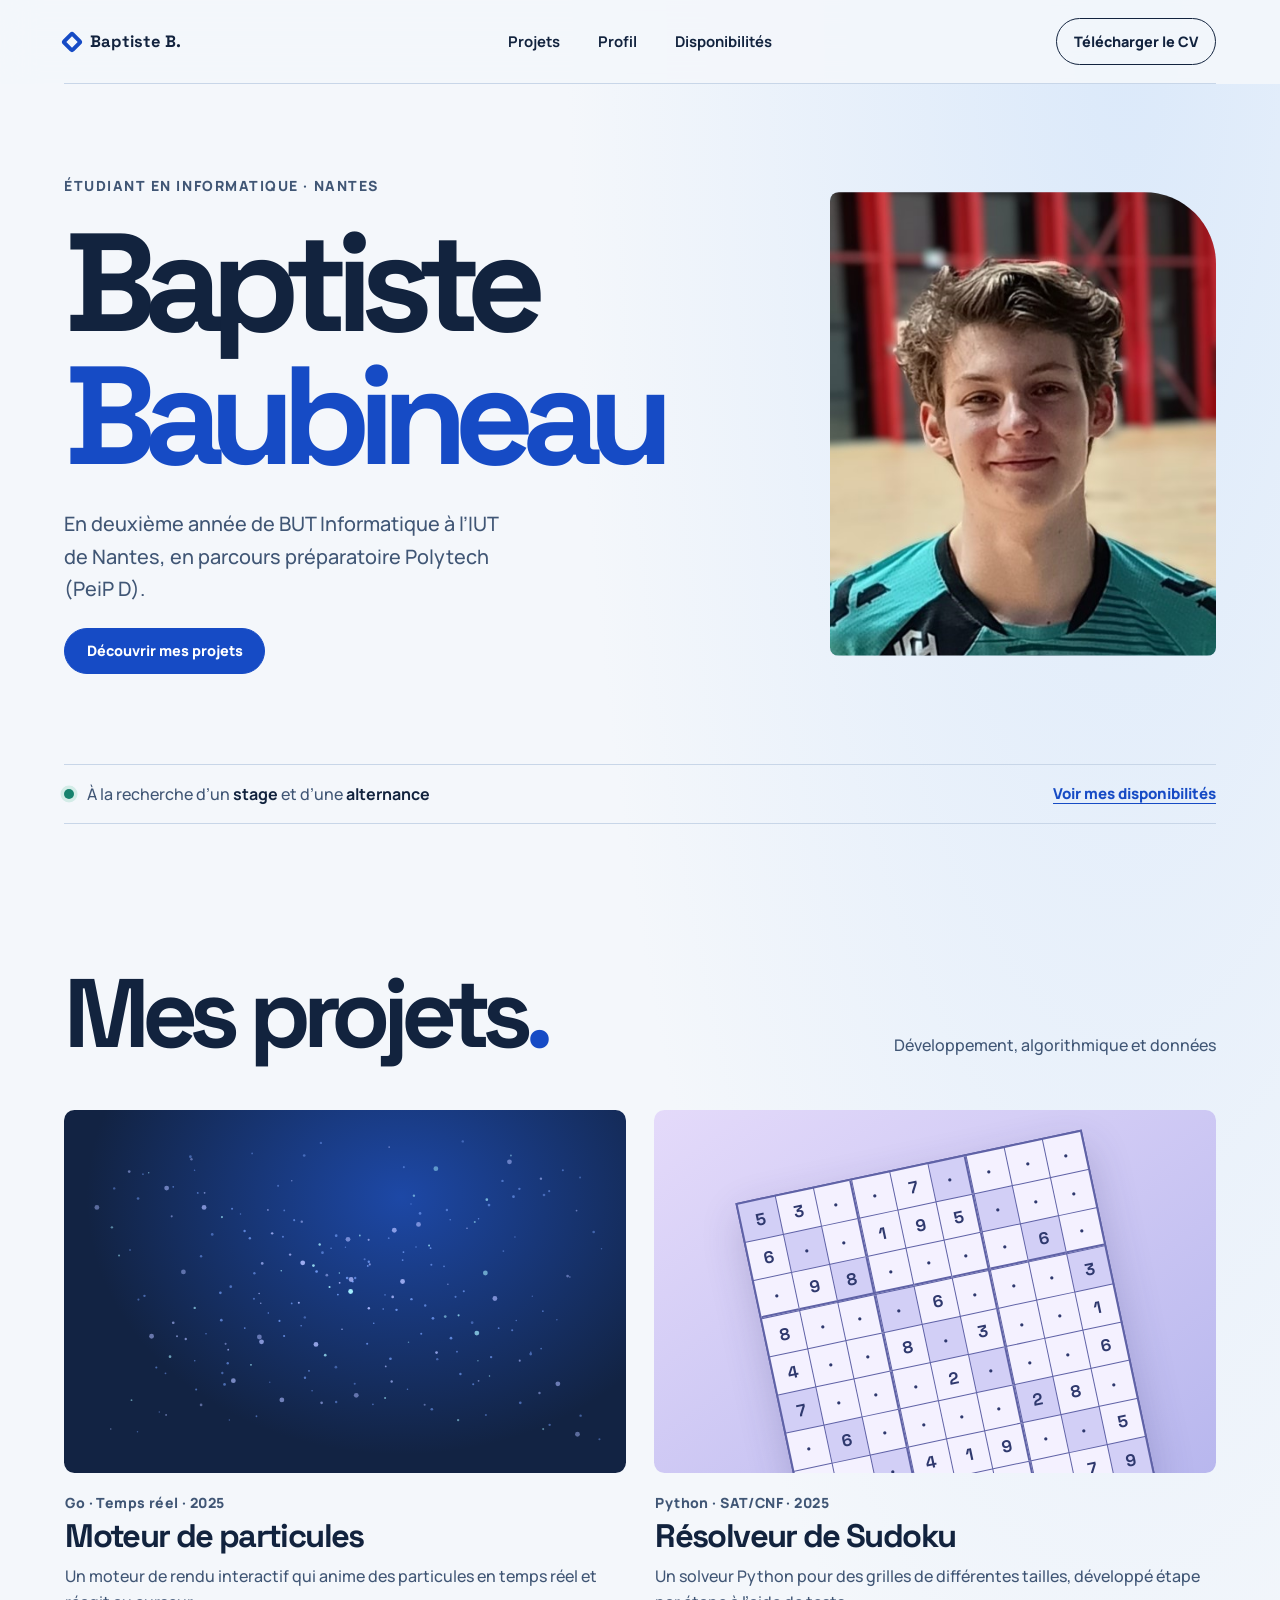
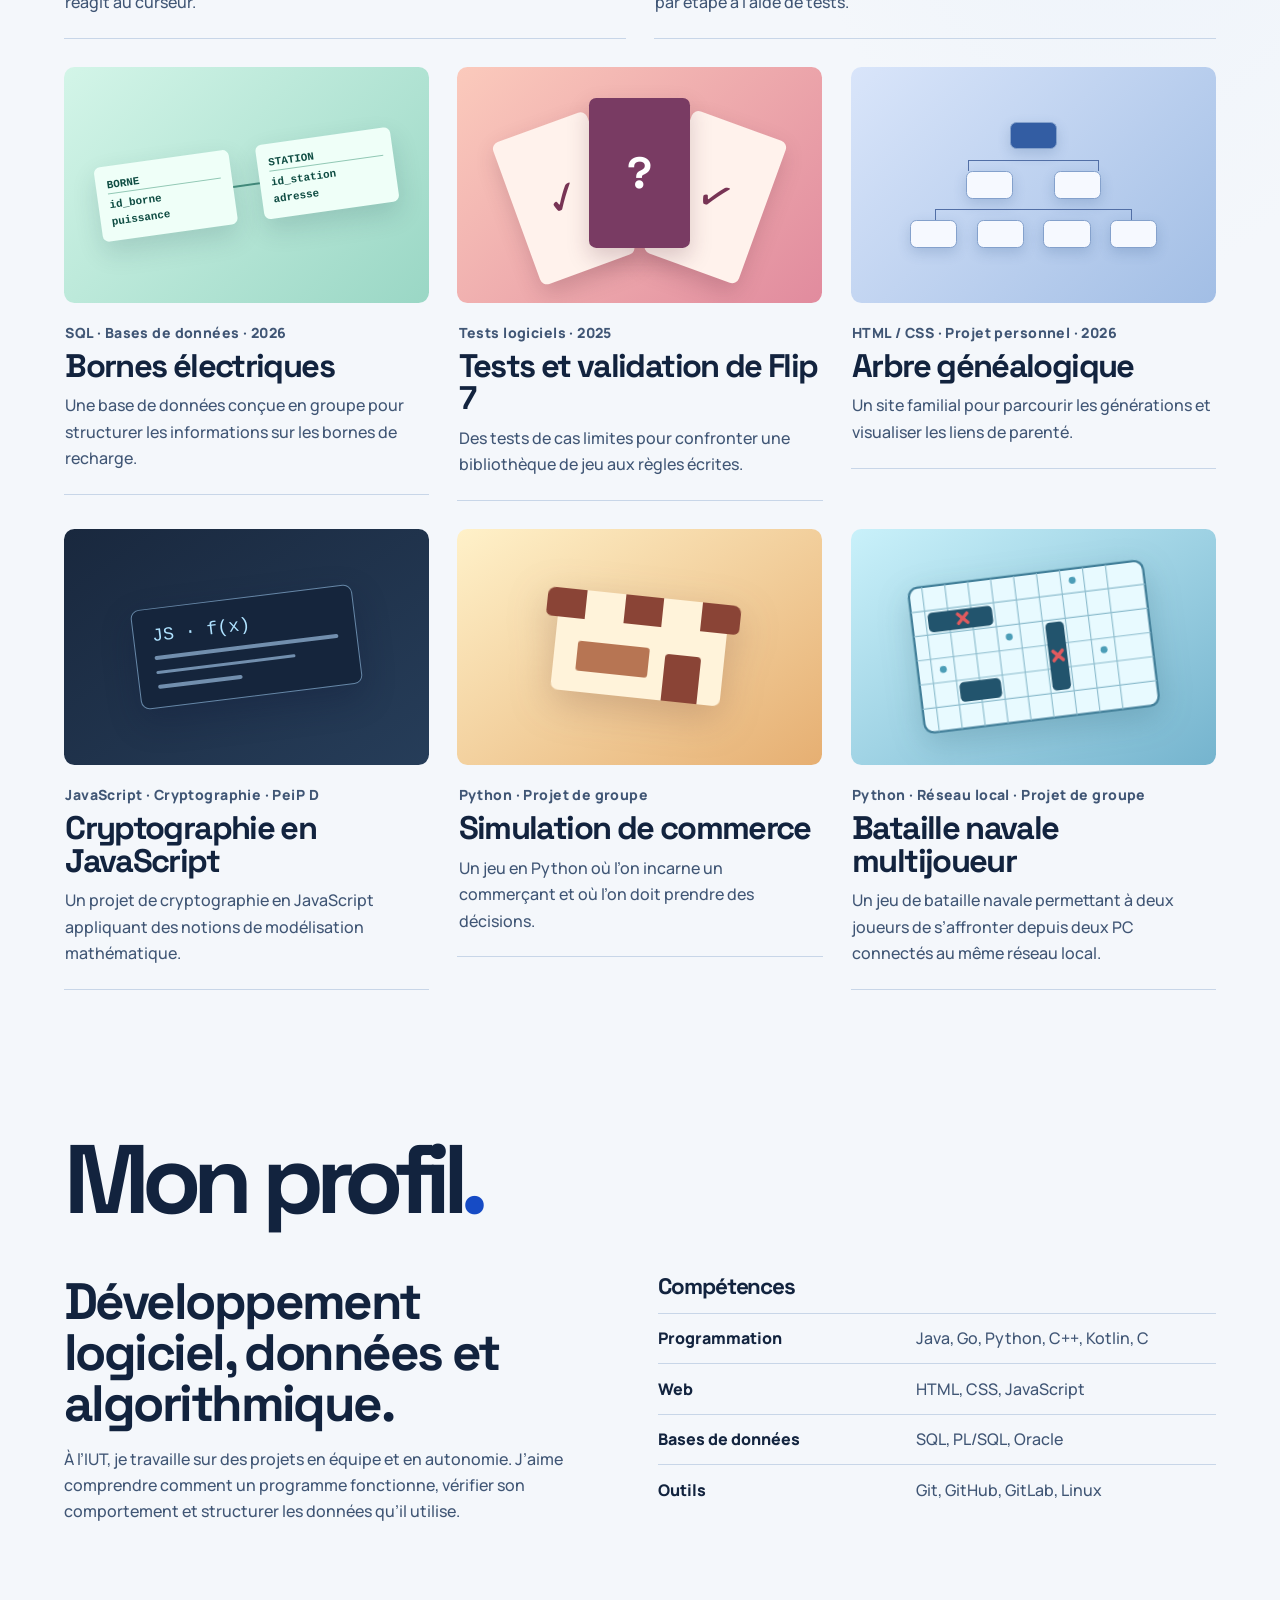
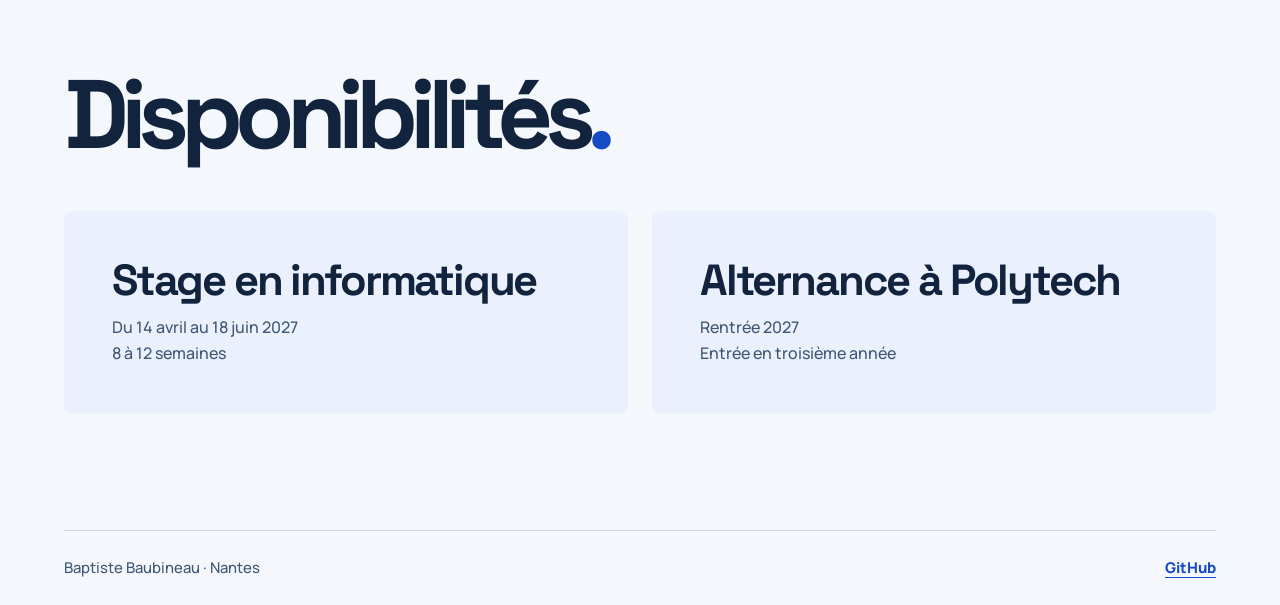
<file: index.html>
<!doctype html>
<html lang="fr">
<head>
    <meta charset="utf-8">
    <meta name="viewport" content="width=device-width, initial-scale=1">
    <meta name="description" content="Portfolio de Baptiste Baubineau, étudiant en BUT Informatique à Nantes. Projets de développement, données et algorithmique.">
    <title>Baptiste Baubineau · Portfolio</title>
    <link rel="preconnect" href="https://fonts.googleapis.com">
    <link rel="preconnect" href="https://fonts.gstatic.com" crossorigin>
    <link rel="stylesheet" href="https://fonts.googleapis.com/css2?family=Manrope:wght@400;500;600;700;800&family=Space+Grotesk:wght@400;500;600;700&display=swap">
    <link rel="stylesheet" href="style.css?v=20261125-projets">
    <script src="animations.js?v=20261124" defer></script>
</head>
<body>
    <a class="skip" href="#contenu">Aller au contenu</a>
    <header class="site-header">
        <div class="shell topbar">
            <a class="wordmark" href="index.html" aria-label="Baptiste Baubineau, accueil"><span aria-hidden="true"></span> Baptiste B.</a>
            <nav aria-label="Navigation principale">
                <a href="#projets">Projets</a>
                <a href="#profil">Profil</a>
                <a href="#disponibilites">Disponibilités</a>
            </nav>
            <a class="button button--cv" href="CV.pdf" download="CV-Baptiste-Baubineau.pdf">Télécharger le CV</a>
        </div>
    </header>
    <main id="contenu" class="shell">
        <section class="hero" aria-labelledby="titre">
            <div class="hero-copy">
                <p class="meta hero-role">Étudiant en informatique · Nantes</p>
                <h1 id="titre"><span><span>Baptiste</span></span> <span><span>Baubineau</span></span></h1>
                <p class="hero-summary">En deuxième année de BUT Informatique à l’IUT de Nantes, en parcours préparatoire Polytech (PeiP D).</p>
                <a class="button button--primary" href="#projets">Découvrir mes projets</a>
            </div>
            <figure class="hero-portrait">
                <img src="pp.jpg" alt="Portrait de Baptiste Baubineau" fetchpriority="high">
            </figure>
        </section>
        <aside class="availability-strip" aria-label="Recherche professionnelle">
            <span class="status-dot" aria-hidden="true"></span>
            <p>À la recherche d’un <strong>stage</strong> et d’une <strong>alternance</strong></p>
            <a href="#disponibilites">Voir mes disponibilités</a>
        </aside>
        <section id="projets" class="page-section">
            <header class="section-head" data-reveal>
                <h2>Mes projets<span>.</span></h2>
                <p>Développement, algorithmique et données</p>
            </header>
        <div class="project-grid">
            <article class="project-card" data-reveal>
                <a class="project-link" href="projet-moteur.html">
                    <div class="art art--particles" aria-hidden="true"><canvas data-particles></canvas></div>
                    <div class="project-copy">
                        <p class="meta">Go · Temps réel · 2025</p>
                        <h3>Moteur de particules</h3>
                        <p>Un moteur de rendu interactif qui anime des particules en temps réel et réagit au curseur.</p>
                    </div>
                </a>
            </article>
            <article class="project-card" data-reveal>
                <a class="project-link" href="projet-sudoku.html">
                    <div class="art art--sudoku" aria-hidden="true"><div class="sudoku-board"><span>5</span><span>3</span><span>·</span><span>·</span><span>7</span><span>·</span><span>·</span><span>·</span><span>·</span><span>6</span><span>·</span><span>·</span><span>1</span><span>9</span><span>5</span><span>·</span><span>·</span><span>·</span><span>·</span><span>9</span><span>8</span><span>·</span><span>·</span><span>·</span><span>·</span><span>6</span><span>·</span><span>8</span><span>·</span><span>·</span><span>·</span><span>6</span><span>·</span><span>·</span><span>·</span><span>3</span><span>4</span><span>·</span><span>·</span><span>8</span><span>·</span><span>3</span><span>·</span><span>·</span><span>1</span><span>7</span><span>·</span><span>·</span><span>·</span><span>2</span><span>·</span><span>·</span><span>·</span><span>6</span><span>·</span><span>6</span><span>·</span><span>·</span><span>·</span><span>·</span><span>2</span><span>8</span><span>·</span><span>·</span><span>·</span><span>·</span><span>4</span><span>1</span><span>9</span><span>·</span><span>·</span><span>5</span><span>·</span><span>·</span><span>·</span><span>·</span><span>8</span><span>·</span><span>·</span><span>7</span><span>9</span></div></div>
                    <div class="project-copy">
                        <p class="meta">Python · SAT/CNF · 2025</p>
                        <h3>Résolveur de Sudoku</h3>
                        <p>Un solveur Python pour des grilles de différentes tailles, développé étape par étape à l’aide de tests.</p>
                    </div>
                </a>
            </article>
            <article class="project-card" data-reveal>
                <a class="project-link" href="projet-bdd.html">
                    <div class="art art--sql" aria-hidden="true"><div class="sql-diagram"><div><b>BORNE</b><span>id_borne</span><span>puissance</span></div><i></i><div><b>STATION</b><span>id_station</span><span>adresse</span></div></div></div>
                    <div class="project-copy">
                        <p class="meta">SQL · Bases de données · 2026</p>
                        <h3>Bornes électriques</h3>
                        <p>Une base de données conçue en groupe pour structurer les informations sur les bornes de recharge.</p>
                    </div>
                </a>
            </article>
            <article class="project-card" data-reveal>
                <a class="project-link" href="projet-flip7.html">
                    <div class="art art--cards" aria-hidden="true"><div class="game-fan"><span>✓</span><span>?</span><span>✓</span></div></div>
                    <div class="project-copy">
                        <p class="meta">Tests logiciels · 2025</p>
                        <h3>Tests et validation de Flip 7</h3>
                        <p>Des tests de cas limites pour confronter une bibliothèque de jeu aux règles écrites.</p>
                    </div>
                </a>
            </article>
            <article class="project-card" data-reveal>
                <a class="project-link" href="projet-genealogie.html">
                    <div class="art art--tree" aria-hidden="true"><div class="family-diagram"><span></span><div><span></span><span></span></div><div><span></span><span></span><span></span><span></span></div></div></div>
                    <div class="project-copy">
                        <p class="meta">HTML / CSS · Projet personnel · 2026</p>
                        <h3>Arbre généalogique</h3>
                        <p>Un site familial pour parcourir les générations et visualiser les liens de parenté.</p>
                    </div>
                </a>
            </article>
            <article class="project-card" data-reveal>
                <a class="project-link" href="projet-entrainement-python.html">
                    <div class="art art--training" aria-hidden="true"><div class="training-visual"><code>JS · f(x)</code><span></span><span></span><span></span></div></div>
                    <div class="project-copy">
                        <p class="meta">JavaScript · Cryptographie · PeiP D</p>
                        <h3>Cryptographie en JavaScript</h3>
                        <p>Un projet de cryptographie en JavaScript appliquant des notions de modélisation mathématique.</p>
                    </div>
                </a>
            </article>
            <article class="project-card" data-reveal>
                <a class="project-link" href="projet-commerce.html">
                    <div class="art art--shop" aria-hidden="true"><div class="shop-visual"><span></span><div><i></i><i></i></div></div></div>
                    <div class="project-copy">
                        <p class="meta">Python · Projet de groupe</p>
                        <h3>Simulation de commerce</h3>
                        <p>Un jeu en Python où l’on incarne un commerçant et où l’on doit prendre des décisions.</p>
                    </div>
                </a>
            </article>
            <article class="project-card" data-reveal>
                <a class="project-link" href="projet-bataille-navale.html">
                    <div class="art art--naval" aria-hidden="true"><svg class="naval-visual" viewBox="0 0 240 150" fill="none"><rect x="18" y="12" width="204" height="126" rx="8" fill="#e8faff" stroke="#427f99" stroke-width="2"/><g stroke="#8ebdce" stroke-width="1"><path d="M30 12v126"/><path d="M50 12v126"/><path d="M70 12v126"/><path d="M90 12v126"/><path d="M110 12v126"/><path d="M130 12v126"/><path d="M150 12v126"/><path d="M170 12v126"/><path d="M190 12v126"/><path d="M18 33h204"/><path d="M18 54h204"/><path d="M18 75h204"/><path d="M18 96h204"/><path d="M18 117h204"/></g><rect x="32" y="35" width="56" height="17" rx="4" fill="#22546d"/><rect x="132" y="56" width="16" height="59" rx="4" fill="#22546d"/><rect x="52" y="98" width="36" height="17" rx="4" fill="#22546d"/><g stroke="#e15a5e" stroke-width="3" stroke-linecap="round"><path d="m58 39 8 8m0-8-8 8"/><path d="m136 81 8 8m0-8-8 8"/></g><g fill="#4b9db7"><circle cx="100" cy="64" r="3"/><circle cx="180" cy="85" r="3"/><circle cx="160" cy="22" r="3"/><circle cx="40" cy="85" r="3"/></g></svg></div>
                    <div class="project-copy">
                        <p class="meta">Python · Réseau local · Projet de groupe</p>
                        <h3>Bataille navale multijoueur</h3>
                        <p>Un jeu de bataille navale permettant à deux joueurs de s’affronter depuis deux PC connectés au même réseau local.</p>
                    </div>
                </a>
            </article>
        </div>
        </section>
        <section id="profil" class="page-section">
            <header class="section-head" data-reveal>
                <h2>Mon profil<span>.</span></h2>
            </header>
            <div class="profile-layout">
                <div class="profile-copy" data-reveal>
                    <h3>Développement logiciel, données et algorithmique.</h3>
                    <p>À l’IUT, je travaille sur des projets en équipe et en autonomie. J’aime comprendre comment un programme fonctionne, vérifier son comportement et structurer les données qu’il utilise.</p>
                </div>
                <div class="skills" data-reveal>
                    <h3>Compétences</h3>
                    <dl>
                        <div><dt>Programmation</dt><dd>Java, Go, Python, C++, Kotlin, C</dd></div>
                        <div><dt>Web</dt><dd>HTML, CSS, JavaScript</dd></div>
                        <div><dt>Bases de données</dt><dd>SQL, PL/SQL, Oracle</dd></div>
                        <div><dt>Outils</dt><dd>Git, GitHub, GitLab, Linux</dd></div>
                    </dl>
                </div>
            </div>
        </section>
        <section id="disponibilites" class="page-section">
            <header class="section-head" data-reveal>
                <h2>Disponibilités<span>.</span></h2>
            </header>
            <div class="availability-grid">
                <article data-reveal>
                    <h3>Stage en informatique</h3>
                    <p>Du 14 avril au 18 juin 2027</p>
                    <p>8 à 12 semaines</p>
                </article>
                <article data-reveal>
                    <h3>Alternance à Polytech</h3>
                    <p>Rentrée 2027</p>
                    <p>Entrée en troisième année</p>
                </article>
            </div>
        </section>
    </main>
    <footer class="shell site-footer">
        <span>Baptiste Baubineau · Nantes</span>
        <a href="https://github.com/ELCAZADOR4">GitHub</a>
    </footer>
</body>
</html>
</file>
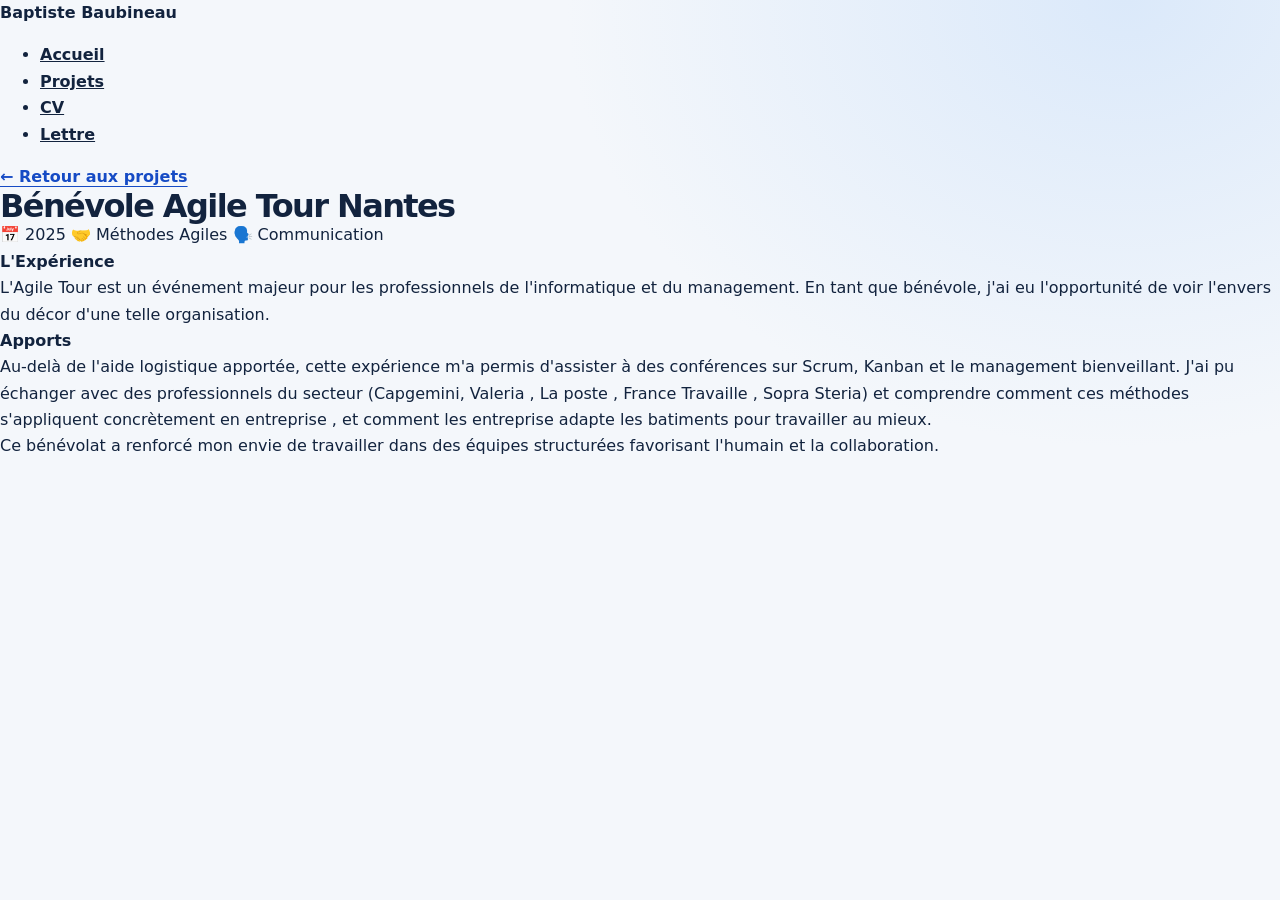
<file: projet-agile.html>
<!DOCTYPE html>
<html lang="fr">
<head>
    <meta charset="UTF-8">
    <meta name="viewport" content="width=device-width, initial-scale=1.0">
    <title>Agile Tour - Baptiste Baubineau</title>
    <link rel="stylesheet" href="style.css">
    <link href="https://fonts.googleapis.com/css2?family=Inter:wght@300;400;600;700&display=swap" rel="stylesheet">
</head>
<body>
    <nav class="navbar">
        <div class="nav-container">
            <span class="logo"><strong>Baptiste Baubineau</strong></span>
            <ul class="nav-links">
                <li><a href="index.html"><strong>Accueil</strong></a></li>
                <li><a href="projets.html" class="active"><strong>Projets</strong></a></li>
                <li><a href="cv.html"><strong>CV</strong></a></li>
                <li><a href="lettre.html"><strong>Lettre</strong></a></li>
            </ul>
        </div>
    </nav>

    <div class="full-width-wrapper">
        <div class="project-detail-container">
            <a href="projets.html" class="back-link">← Retour aux projets</a>
            
            <header class="project-header">
                <h1>Bénévole Agile Tour Nantes</h1>
                <div class="project-meta">
                    <span>📅 2025</span>
                    <span>🤝 Méthodes Agiles</span>
                    <span>🗣️ Communication</span>
                </div>
            </header>

            <article class="detail-content">
                <p><strong>L'Expérience</strong><br>
                L'Agile Tour est un événement majeur pour les professionnels de l'informatique et du management. En tant que bénévole, j'ai eu l'opportunité de voir l'envers du décor d'une telle organisation.</p>

                <p><strong>Apports</strong><br>
                Au-delà de l'aide logistique apportée, cette expérience m'a permis d'assister à des conférences sur Scrum, Kanban et le management bienveillant. J'ai pu échanger avec des professionnels du secteur (Capgemini, Valeria , La poste , France Travaille , Sopra Steria) et comprendre comment ces méthodes s'appliquent concrètement en entreprise , et comment les entreprise adapte les batiments pour travailler au mieux.</p>
                
                <p>Ce bénévolat a renforcé mon envie de travailler dans des équipes structurées favorisant l'humain et la collaboration.</p>
            </article>
        </div>
    </div>
</body>
</html>
</file>
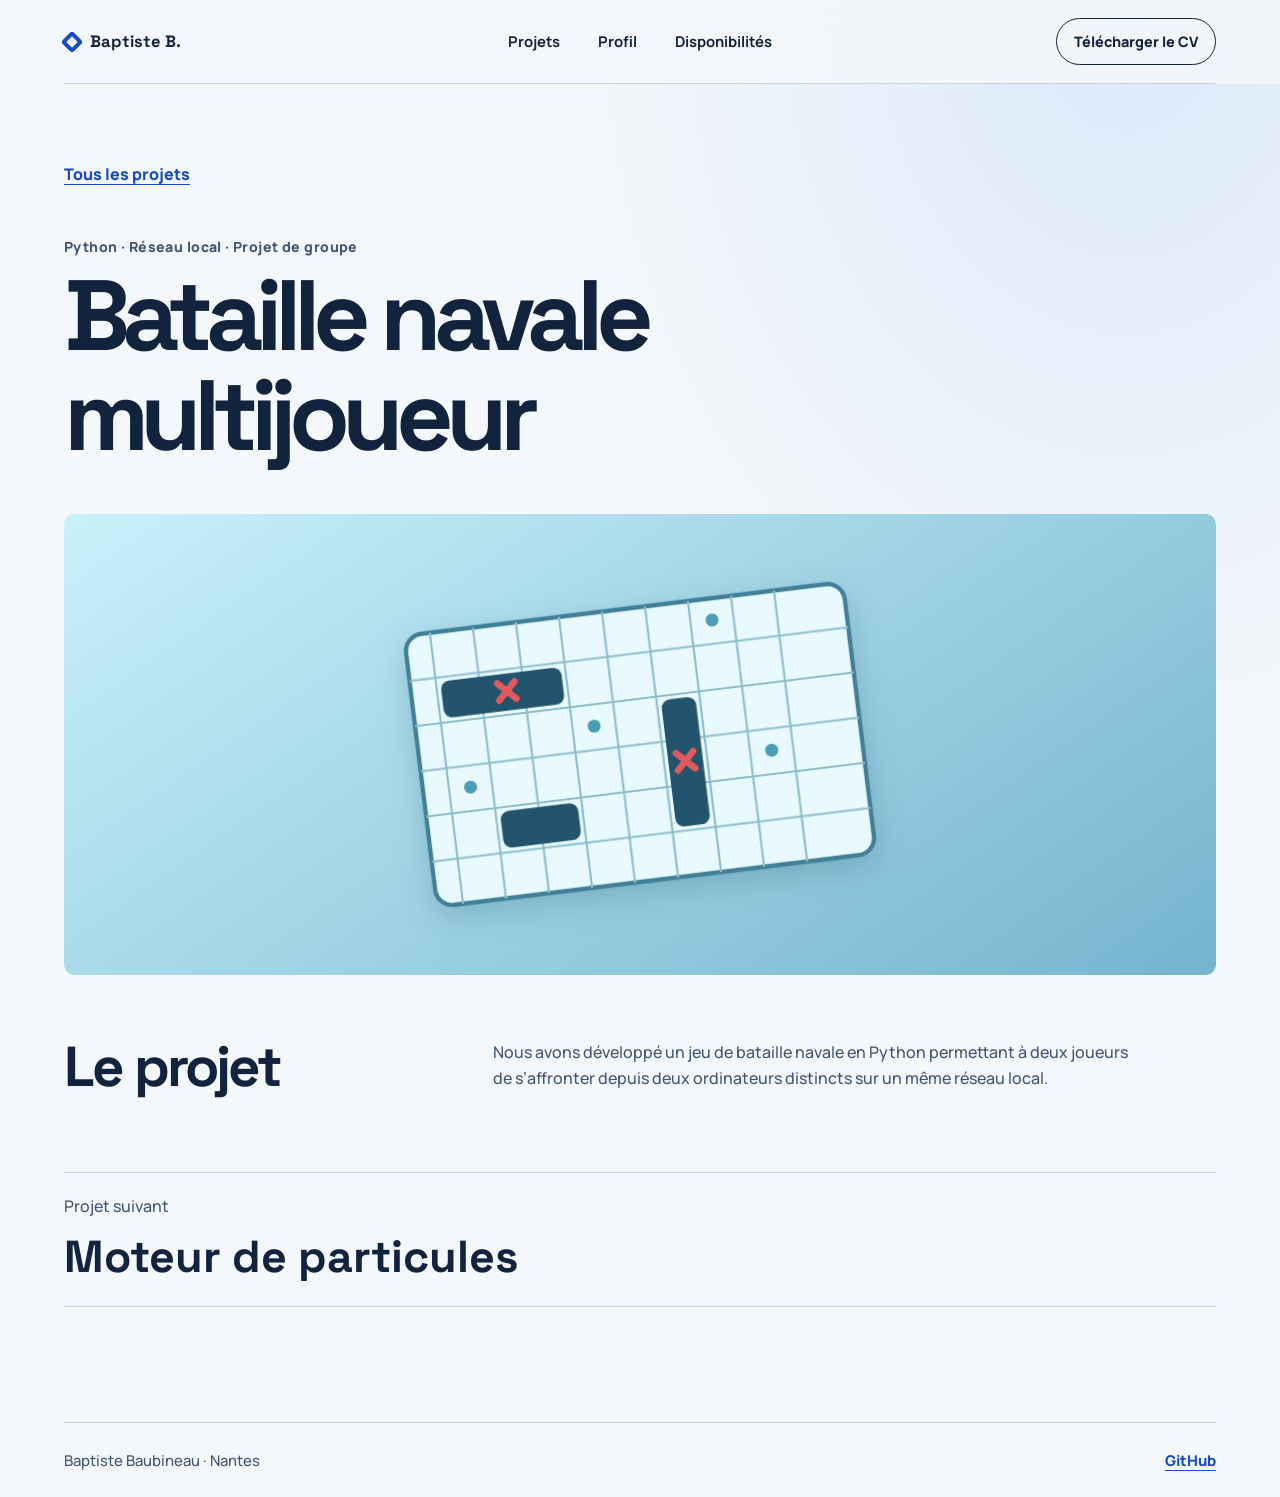
<file: projet-bataille-navale.html>
<!doctype html>
<html lang="fr">
<head>
    <meta charset="utf-8">
    <meta name="viewport" content="width=device-width, initial-scale=1">
    <meta name="description" content="Jeu de bataille navale en Python jouable à deux sur un réseau local.">
    <title>Bataille navale multijoueur · Baptiste Baubineau</title>
    <link rel="preconnect" href="https://fonts.googleapis.com">
    <link rel="preconnect" href="https://fonts.gstatic.com" crossorigin>
    <link rel="stylesheet" href="https://fonts.googleapis.com/css2?family=Manrope:wght@400;500;600;700;800&family=Space+Grotesk:wght@400;500;600;700&display=swap">
    <link rel="stylesheet" href="style.css?v=20261125-projets">
    <script src="animations.js?v=20261124" defer></script>
</head>
<body>
    <a class="skip" href="#contenu">Aller au contenu</a>
    <header class="site-header">
        <div class="shell topbar">
            <a class="wordmark" href="index.html" aria-label="Baptiste Baubineau, accueil"><span aria-hidden="true"></span> Baptiste B.</a>
            <nav aria-label="Navigation principale">
                <a href="index.html#projets">Projets</a>
                <a href="index.html#profil">Profil</a>
                <a href="index.html#disponibilites">Disponibilités</a>
            </nav>
            <a class="button button--cv" href="CV.pdf" download="CV-Baptiste-Baubineau.pdf">Télécharger le CV</a>
        </div>
    </header>
    <main id="contenu" class="shell subpage">
        <a class="back-link" href="projets.html">Tous les projets</a>
        <article>
            <header class="detail-head">
                <p class="meta">Python · Réseau local · Projet de groupe</p>
                <h1>Bataille navale multijoueur</h1>
            </header>
            <div class="detail-art"><div class="art art--naval" aria-hidden="true"><svg class="naval-visual" viewBox="0 0 240 150" fill="none"><rect x="18" y="12" width="204" height="126" rx="8" fill="#e8faff" stroke="#427f99" stroke-width="2"/><g stroke="#8ebdce" stroke-width="1"><path d="M30 12v126"/><path d="M50 12v126"/><path d="M70 12v126"/><path d="M90 12v126"/><path d="M110 12v126"/><path d="M130 12v126"/><path d="M150 12v126"/><path d="M170 12v126"/><path d="M190 12v126"/><path d="M18 33h204"/><path d="M18 54h204"/><path d="M18 75h204"/><path d="M18 96h204"/><path d="M18 117h204"/></g><rect x="32" y="35" width="56" height="17" rx="4" fill="#22546d"/><rect x="132" y="56" width="16" height="59" rx="4" fill="#22546d"/><rect x="52" y="98" width="36" height="17" rx="4" fill="#22546d"/><g stroke="#e15a5e" stroke-width="3" stroke-linecap="round"><path d="m58 39 8 8m0-8-8 8"/><path d="m136 81 8 8m0-8-8 8"/></g><g fill="#4b9db7"><circle cx="100" cy="64" r="3"/><circle cx="180" cy="85" r="3"/><circle cx="160" cy="22" r="3"/><circle cx="40" cy="85" r="3"/></g></svg></div></div>
            <div class="detail-body" data-reveal>
                <h2>Le projet</h2>
                <div>
                    <p>Nous avons développé un jeu de bataille navale en Python permettant à deux joueurs de s’affronter depuis deux ordinateurs distincts sur un même réseau local.</p>
                </div>
            </div>
        </article>
        <a class="next-project" href="projet-moteur.html"><span>Projet suivant</span><strong>Moteur de particules</strong></a>
    </main>
    <footer class="shell site-footer">
        <span>Baptiste Baubineau · Nantes</span>
        <a href="https://github.com/ELCAZADOR4">GitHub</a>
    </footer>
</body>
</html>
</file>
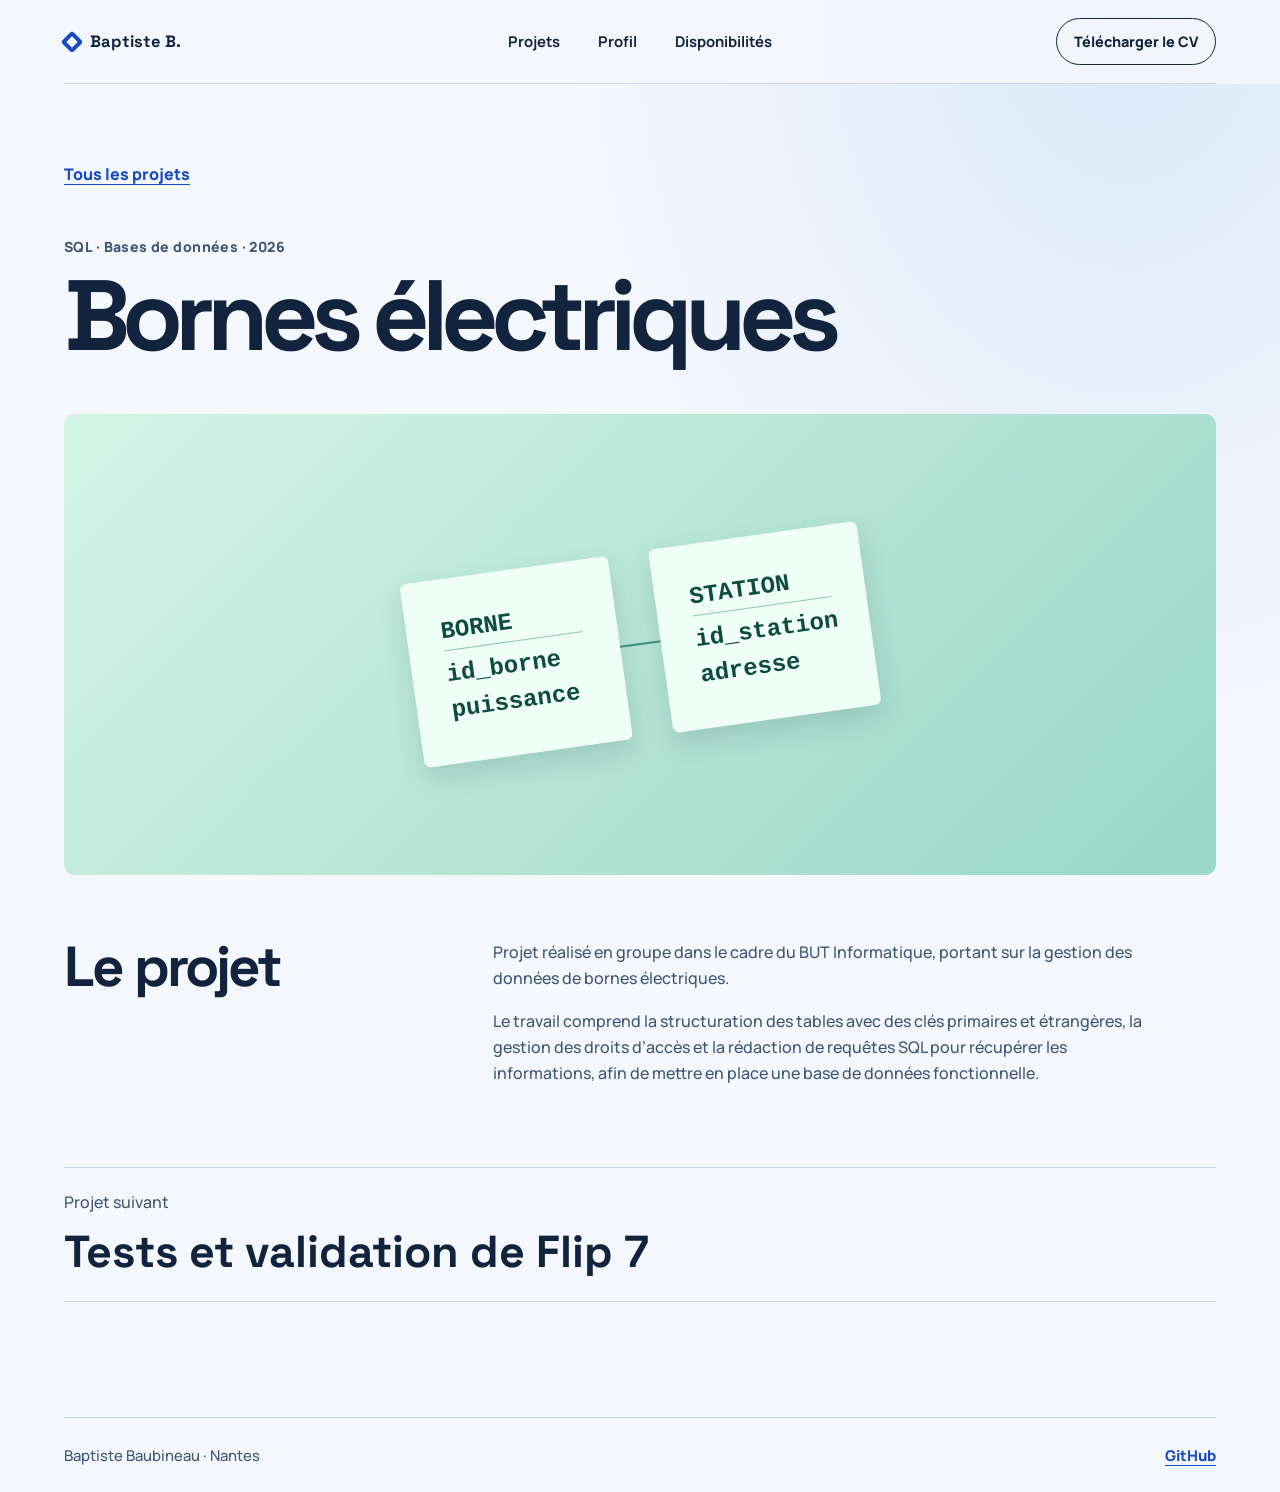
<file: projet-bdd.html>
<!doctype html>
<html lang="fr">
<head>
    <meta charset="utf-8">
    <meta name="viewport" content="width=device-width, initial-scale=1">
    <meta name="description" content="Une base de données conçue en groupe pour structurer les informations sur les bornes de recharge.">
    <title>Bornes électriques · Baptiste Baubineau</title>
    <link rel="preconnect" href="https://fonts.googleapis.com">
    <link rel="preconnect" href="https://fonts.gstatic.com" crossorigin>
    <link rel="stylesheet" href="https://fonts.googleapis.com/css2?family=Manrope:wght@400;500;600;700;800&family=Space+Grotesk:wght@400;500;600;700&display=swap">
    <link rel="stylesheet" href="style.css?v=20261124">
    <script src="animations.js?v=20261124" defer></script>
</head>
<body>
    <a class="skip" href="#contenu">Aller au contenu</a>
    <header class="site-header">
        <div class="shell topbar">
            <a class="wordmark" href="index.html" aria-label="Baptiste Baubineau, accueil"><span aria-hidden="true"></span> Baptiste B.</a>
            <nav aria-label="Navigation principale">
                <a href="index.html#projets">Projets</a>
                <a href="index.html#profil">Profil</a>
                <a href="index.html#disponibilites">Disponibilités</a>
            </nav>
            <a class="button button--cv" href="CV.pdf" download="CV-Baptiste-Baubineau.pdf">Télécharger le CV</a>
        </div>
    </header>
    <main id="contenu" class="shell subpage">
        <a class="back-link" href="projets.html">Tous les projets</a>
        <article>
            <header class="detail-head">
                <p class="meta">SQL · Bases de données · 2026</p>
                <h1>Bornes électriques</h1>
            </header>
            <div class="detail-art"><div class="art art--sql" aria-hidden="true"><div class="sql-diagram"><div><b>BORNE</b><span>id_borne</span><span>puissance</span></div><i></i><div><b>STATION</b><span>id_station</span><span>adresse</span></div></div></div></div>
            <div class="detail-body" data-reveal>
                <h2>Le projet</h2>
                <div>
                    <p>Projet réalisé en groupe dans le cadre du BUT Informatique, portant sur la gestion des données de bornes électriques.</p>
                <p>Le travail comprend la structuration des tables avec des clés primaires et étrangères, la gestion des droits d’accès et la rédaction de requêtes SQL pour récupérer les informations, afin de mettre en place une base de données fonctionnelle.</p>
                    
                </div>
            </div>
        </article>
        <a class="next-project" href="projet-flip7.html"><span>Projet suivant</span><strong>Tests et validation de Flip 7</strong></a>
    </main>
    <footer class="shell site-footer">
        <span>Baptiste Baubineau · Nantes</span>
        <a href="https://github.com/ELCAZADOR4">GitHub</a>
    </footer>
</body>
</html>
</file>
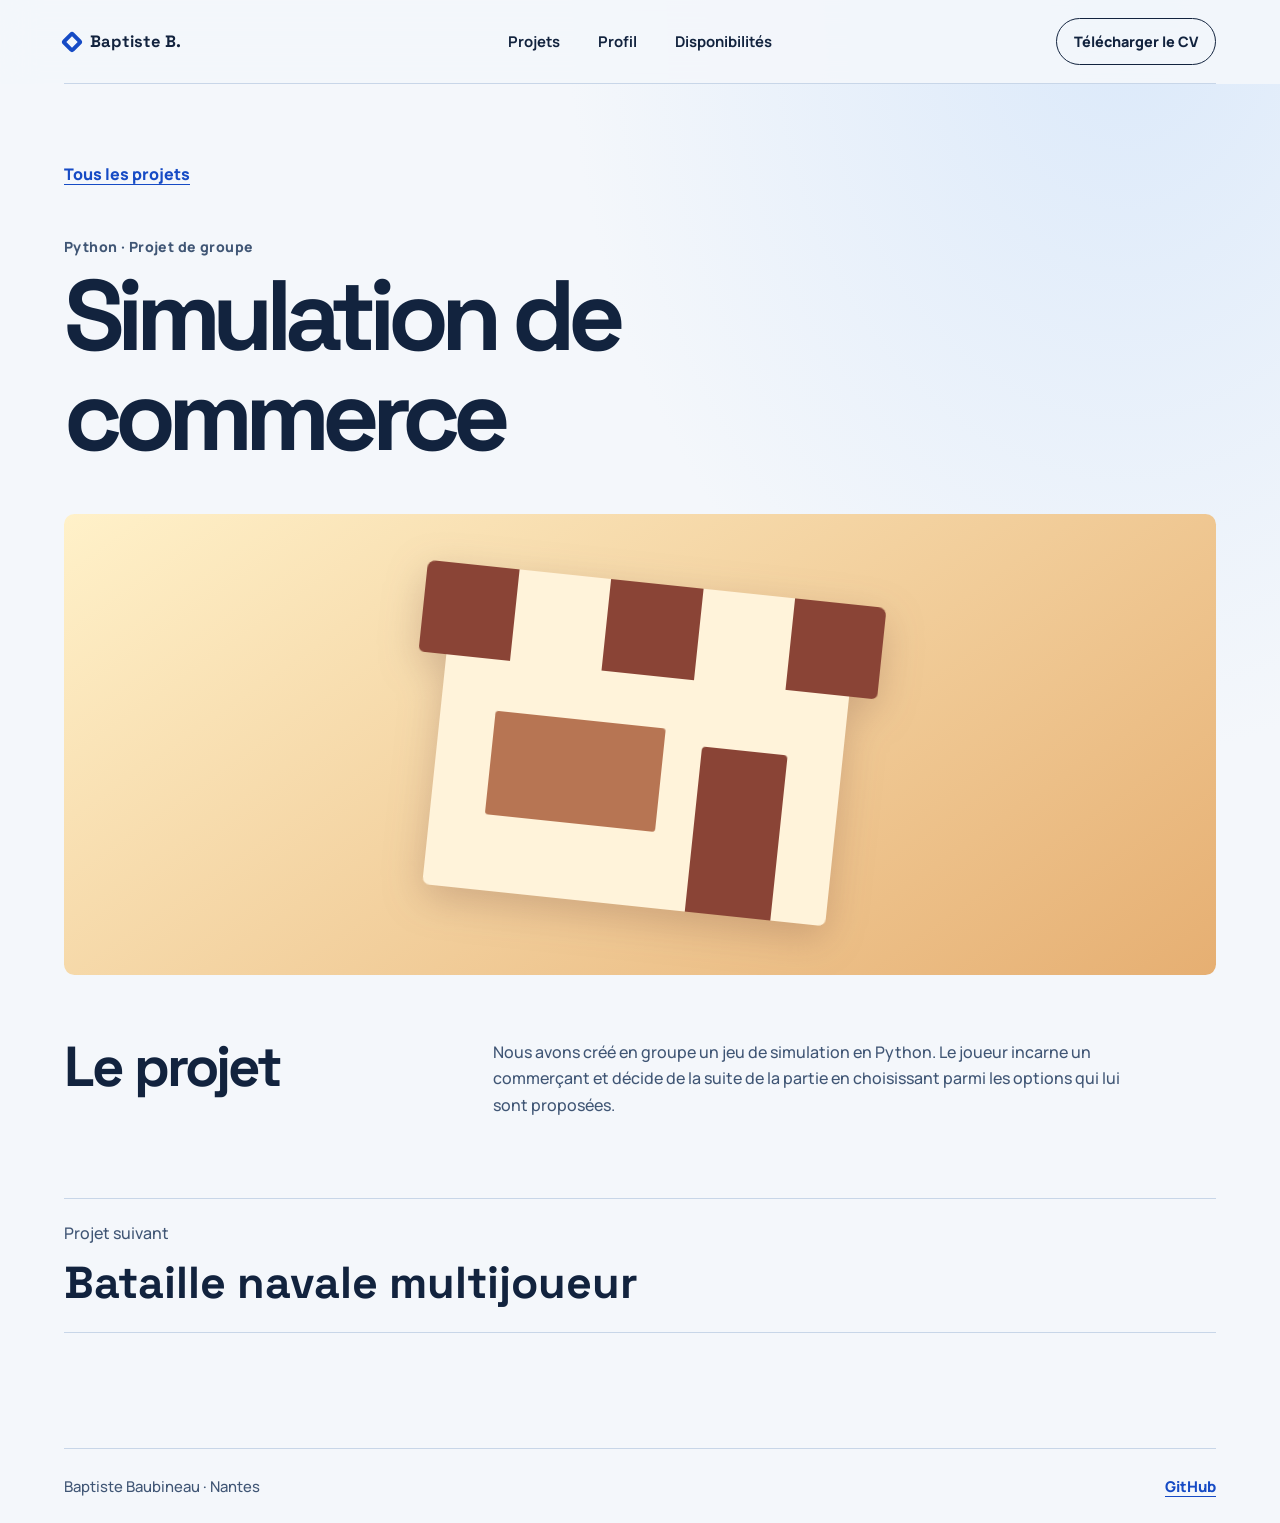
<file: projet-commerce.html>
<!doctype html>
<html lang="fr">
<head>
    <meta charset="utf-8">
    <meta name="viewport" content="width=device-width, initial-scale=1">
    <meta name="description" content="Un jeu en Python où l’on incarne un commerçant et où l’on doit prendre des décisions.">
    <title>Simulation de commerce · Baptiste Baubineau</title>
    <link rel="preconnect" href="https://fonts.googleapis.com">
    <link rel="preconnect" href="https://fonts.gstatic.com" crossorigin>
    <link rel="stylesheet" href="https://fonts.googleapis.com/css2?family=Manrope:wght@400;500;600;700;800&family=Space+Grotesk:wght@400;500;600;700&display=swap">
    <link rel="stylesheet" href="style.css?v=20261124-projets">
    <script src="animations.js?v=20261124" defer></script>
</head>
<body>
    <a class="skip" href="#contenu">Aller au contenu</a>
    <header class="site-header">
        <div class="shell topbar">
            <a class="wordmark" href="index.html" aria-label="Baptiste Baubineau, accueil"><span aria-hidden="true"></span> Baptiste B.</a>
            <nav aria-label="Navigation principale">
                <a href="index.html#projets">Projets</a>
                <a href="index.html#profil">Profil</a>
                <a href="index.html#disponibilites">Disponibilités</a>
            </nav>
            <a class="button button--cv" href="CV.pdf" download="CV-Baptiste-Baubineau.pdf">Télécharger le CV</a>
        </div>
    </header>
    <main id="contenu" class="shell subpage">
        <a class="back-link" href="projets.html">Tous les projets</a>
        <article>
            <header class="detail-head">
                <p class="meta">Python · Projet de groupe</p>
                <h1>Simulation de commerce</h1>
            </header>
            <div class="detail-art"><div class="art art--shop" aria-hidden="true"><div class="shop-visual"><span></span><div><i></i><i></i></div></div></div></div>
            <div class="detail-body" data-reveal>
                <h2>Le projet</h2>
                <div>
                    <p>Nous avons créé en groupe un jeu de simulation en Python. Le joueur incarne un commerçant et décide de la suite de la partie en choisissant parmi les options qui lui sont proposées.</p>
                </div>
            </div>
        </article>
        <a class="next-project" href="projet-bataille-navale.html"><span>Projet suivant</span><strong>Bataille navale multijoueur</strong></a>
    </main>
    <footer class="shell site-footer">
        <span>Baptiste Baubineau · Nantes</span>
        <a href="https://github.com/ELCAZADOR4">GitHub</a>
    </footer>
</body>
</html>
</file>
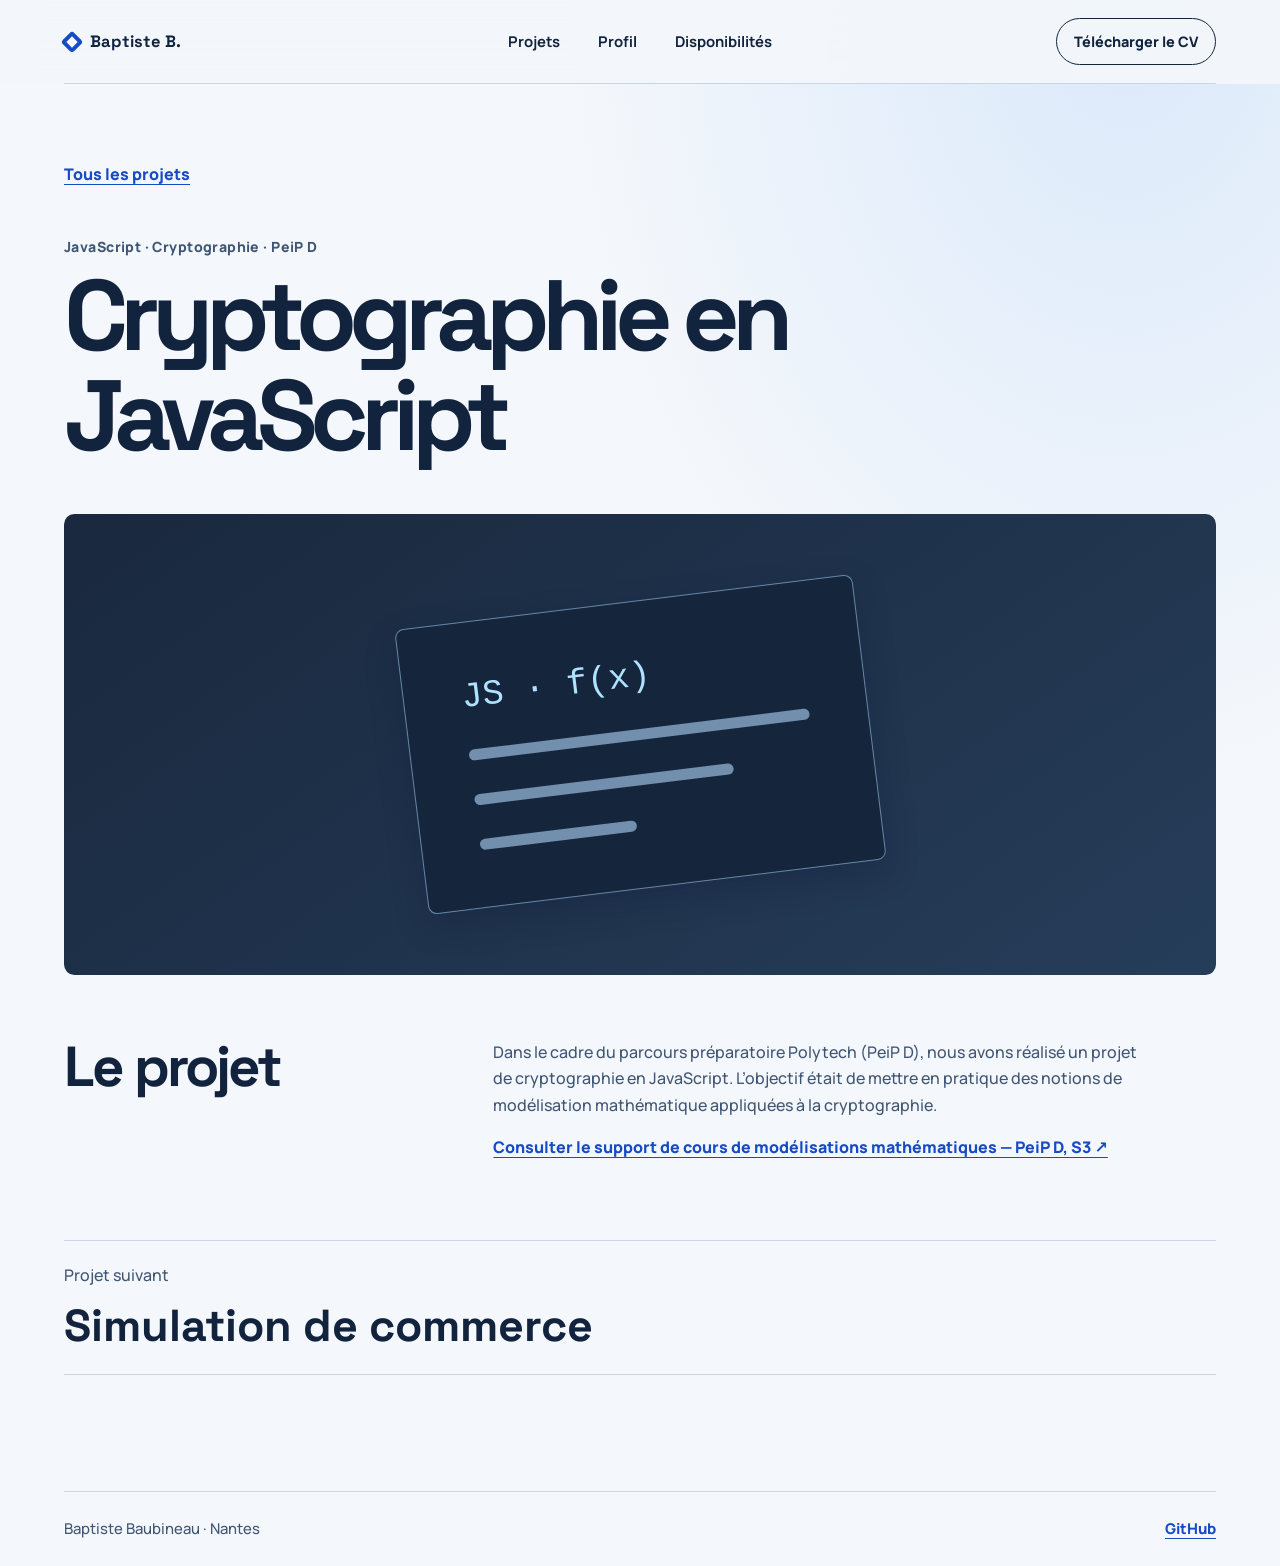
<file: projet-entrainement-python.html>
<!doctype html>
<html lang="fr">
<head>
    <meta charset="utf-8">
    <meta name="viewport" content="width=device-width, initial-scale=1">
    <meta name="description" content="Projet de cryptographie en JavaScript dans le cadre du parcours préparatoire Polytech.">
    <title>Cryptographie en JavaScript · Baptiste Baubineau</title>
    <link rel="preconnect" href="https://fonts.googleapis.com">
    <link rel="preconnect" href="https://fonts.gstatic.com" crossorigin>
    <link rel="stylesheet" href="https://fonts.googleapis.com/css2?family=Manrope:wght@400;500;600;700;800&family=Space+Grotesk:wght@400;500;600;700&display=swap">
    <link rel="stylesheet" href="style.css?v=20261125-projets">
    <script src="animations.js?v=20261124" defer></script>
</head>
<body>
    <a class="skip" href="#contenu">Aller au contenu</a>
    <header class="site-header">
        <div class="shell topbar">
            <a class="wordmark" href="index.html" aria-label="Baptiste Baubineau, accueil"><span aria-hidden="true"></span> Baptiste B.</a>
            <nav aria-label="Navigation principale">
                <a href="index.html#projets">Projets</a>
                <a href="index.html#profil">Profil</a>
                <a href="index.html#disponibilites">Disponibilités</a>
            </nav>
            <a class="button button--cv" href="CV.pdf" download="CV-Baptiste-Baubineau.pdf">Télécharger le CV</a>
        </div>
    </header>
    <main id="contenu" class="shell subpage">
        <a class="back-link" href="projets.html">Tous les projets</a>
        <article>
            <header class="detail-head">
                <p class="meta">JavaScript · Cryptographie · PeiP D</p>
                <h1>Cryptographie en JavaScript</h1>
            </header>
            <div class="detail-art"><div class="art art--training" aria-hidden="true"><div class="training-visual"><code>JS · f(x)</code><span></span><span></span><span></span></div></div></div>
            <div class="detail-body" data-reveal>
                <h2>Le projet</h2>
                <div>
                    <p>Dans le cadre du parcours préparatoire Polytech (PeiP D), nous avons réalisé un projet de cryptographie en JavaScript. L’objectif était de mettre en pratique des notions de modélisation mathématique appliquées à la cryptographie.</p>
                    <p><a class="text-link" href="https://normand-n.univ-nantes.io/teaching/Lectures/PEIP-D-S3_Mod%C3%A9lisations_Math%C3%A9matiques.html#/title-slide" target="_blank" rel="noopener noreferrer">Consulter le support de cours de modélisations mathématiques — PeiP D, S3 ↗</a></p>
                </div>
            </div>
        </article>
        <a class="next-project" href="projet-commerce.html"><span>Projet suivant</span><strong>Simulation de commerce</strong></a>
    </main>
    <footer class="shell site-footer">
        <span>Baptiste Baubineau · Nantes</span>
        <a href="https://github.com/ELCAZADOR4">GitHub</a>
    </footer>
</body>
</html>
</file>
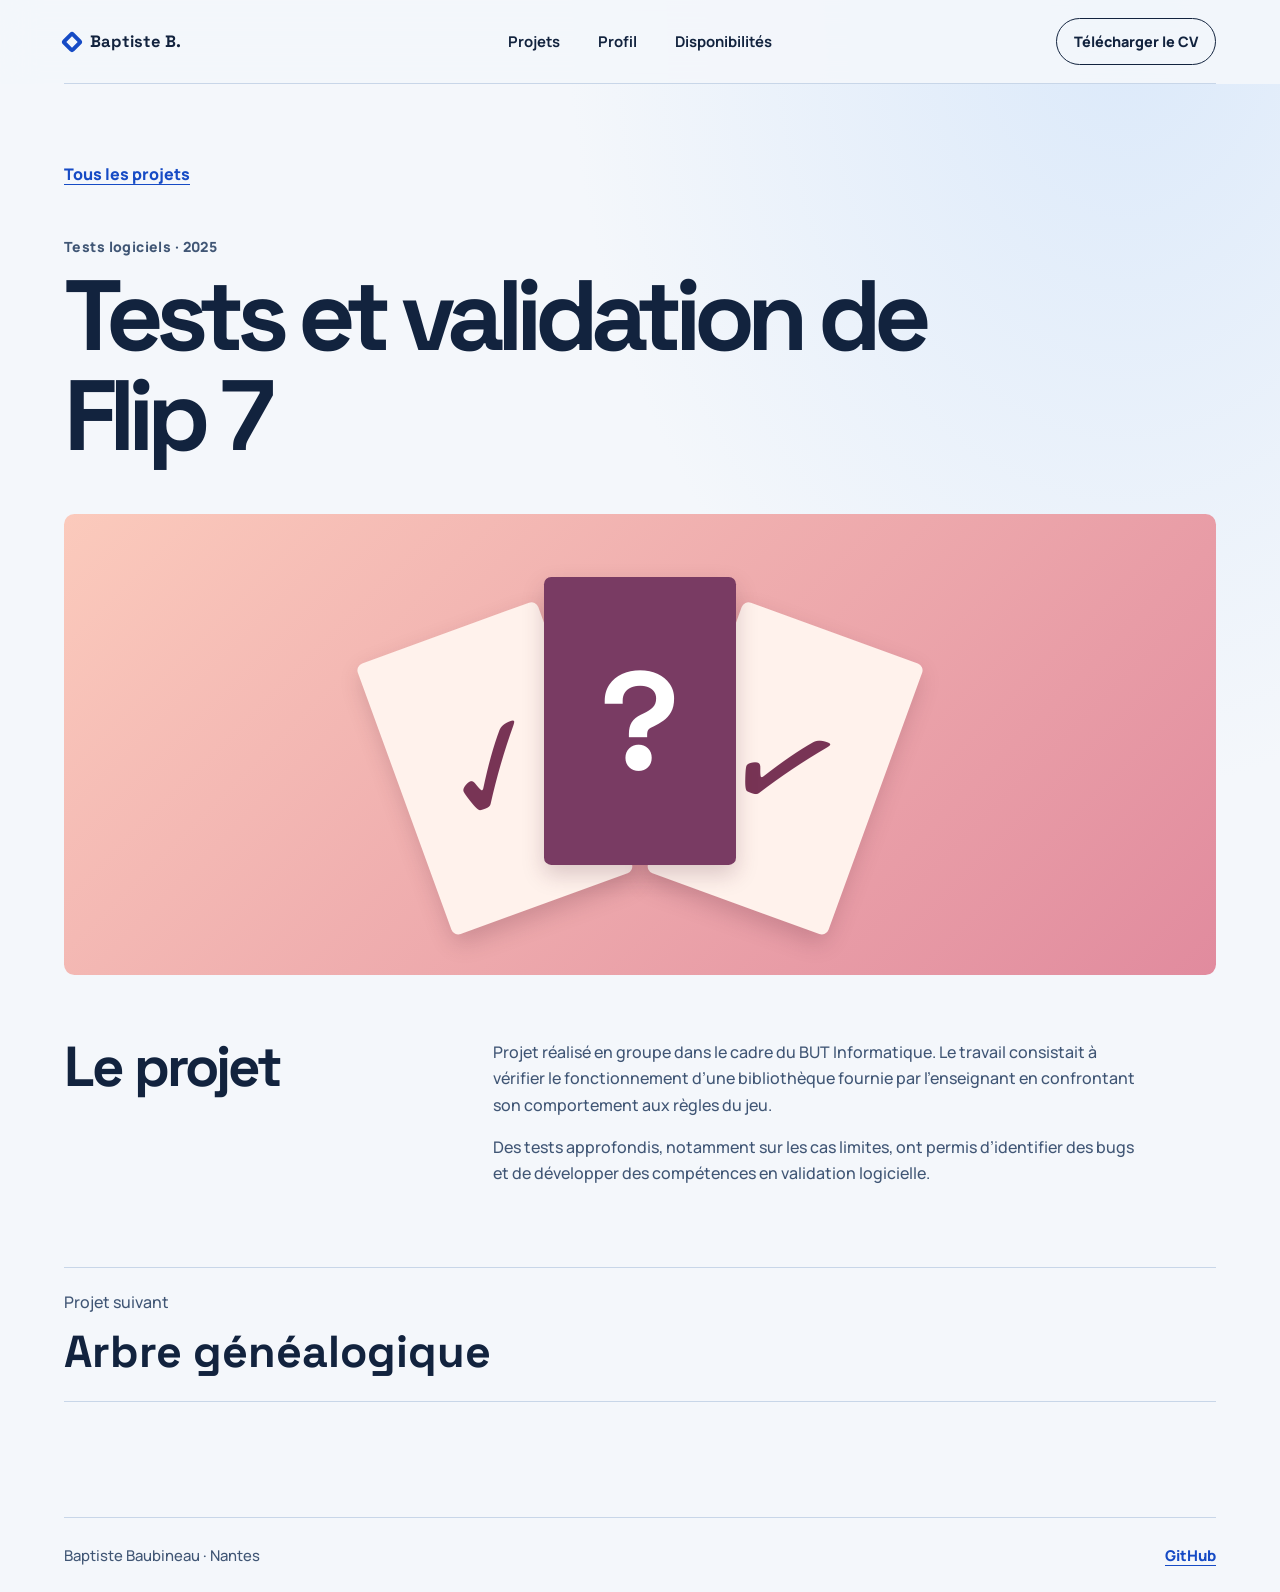
<file: projet-flip7.html>
<!doctype html>
<html lang="fr">
<head>
    <meta charset="utf-8">
    <meta name="viewport" content="width=device-width, initial-scale=1">
    <meta name="description" content="Des tests de cas limites pour confronter une bibliothèque de jeu aux règles écrites.">
    <title>Tests et validation de Flip 7 · Baptiste Baubineau</title>
    <link rel="preconnect" href="https://fonts.googleapis.com">
    <link rel="preconnect" href="https://fonts.gstatic.com" crossorigin>
    <link rel="stylesheet" href="https://fonts.googleapis.com/css2?family=Manrope:wght@400;500;600;700;800&family=Space+Grotesk:wght@400;500;600;700&display=swap">
    <link rel="stylesheet" href="style.css?v=20261124">
    <script src="animations.js?v=20261124" defer></script>
</head>
<body>
    <a class="skip" href="#contenu">Aller au contenu</a>
    <header class="site-header">
        <div class="shell topbar">
            <a class="wordmark" href="index.html" aria-label="Baptiste Baubineau, accueil"><span aria-hidden="true"></span> Baptiste B.</a>
            <nav aria-label="Navigation principale">
                <a href="index.html#projets">Projets</a>
                <a href="index.html#profil">Profil</a>
                <a href="index.html#disponibilites">Disponibilités</a>
            </nav>
            <a class="button button--cv" href="CV.pdf" download="CV-Baptiste-Baubineau.pdf">Télécharger le CV</a>
        </div>
    </header>
    <main id="contenu" class="shell subpage">
        <a class="back-link" href="projets.html">Tous les projets</a>
        <article>
            <header class="detail-head">
                <p class="meta">Tests logiciels · 2025</p>
                <h1>Tests et validation de Flip 7</h1>
            </header>
            <div class="detail-art"><div class="art art--cards" aria-hidden="true"><div class="game-fan"><span>✓</span><span>?</span><span>✓</span></div></div></div>
            <div class="detail-body" data-reveal>
                <h2>Le projet</h2>
                <div>
                    <p>Projet réalisé en groupe dans le cadre du BUT Informatique. Le travail consistait à vérifier le fonctionnement d’une bibliothèque fournie par l’enseignant en confrontant son comportement aux règles du jeu.</p>
                <p>Des tests approfondis, notamment sur les cas limites, ont permis d’identifier des bugs et de développer des compétences en validation logicielle.</p>
                    
                </div>
            </div>
        </article>
        <a class="next-project" href="projet-genealogie.html"><span>Projet suivant</span><strong>Arbre généalogique</strong></a>
    </main>
    <footer class="shell site-footer">
        <span>Baptiste Baubineau · Nantes</span>
        <a href="https://github.com/ELCAZADOR4">GitHub</a>
    </footer>
</body>
</html>
</file>
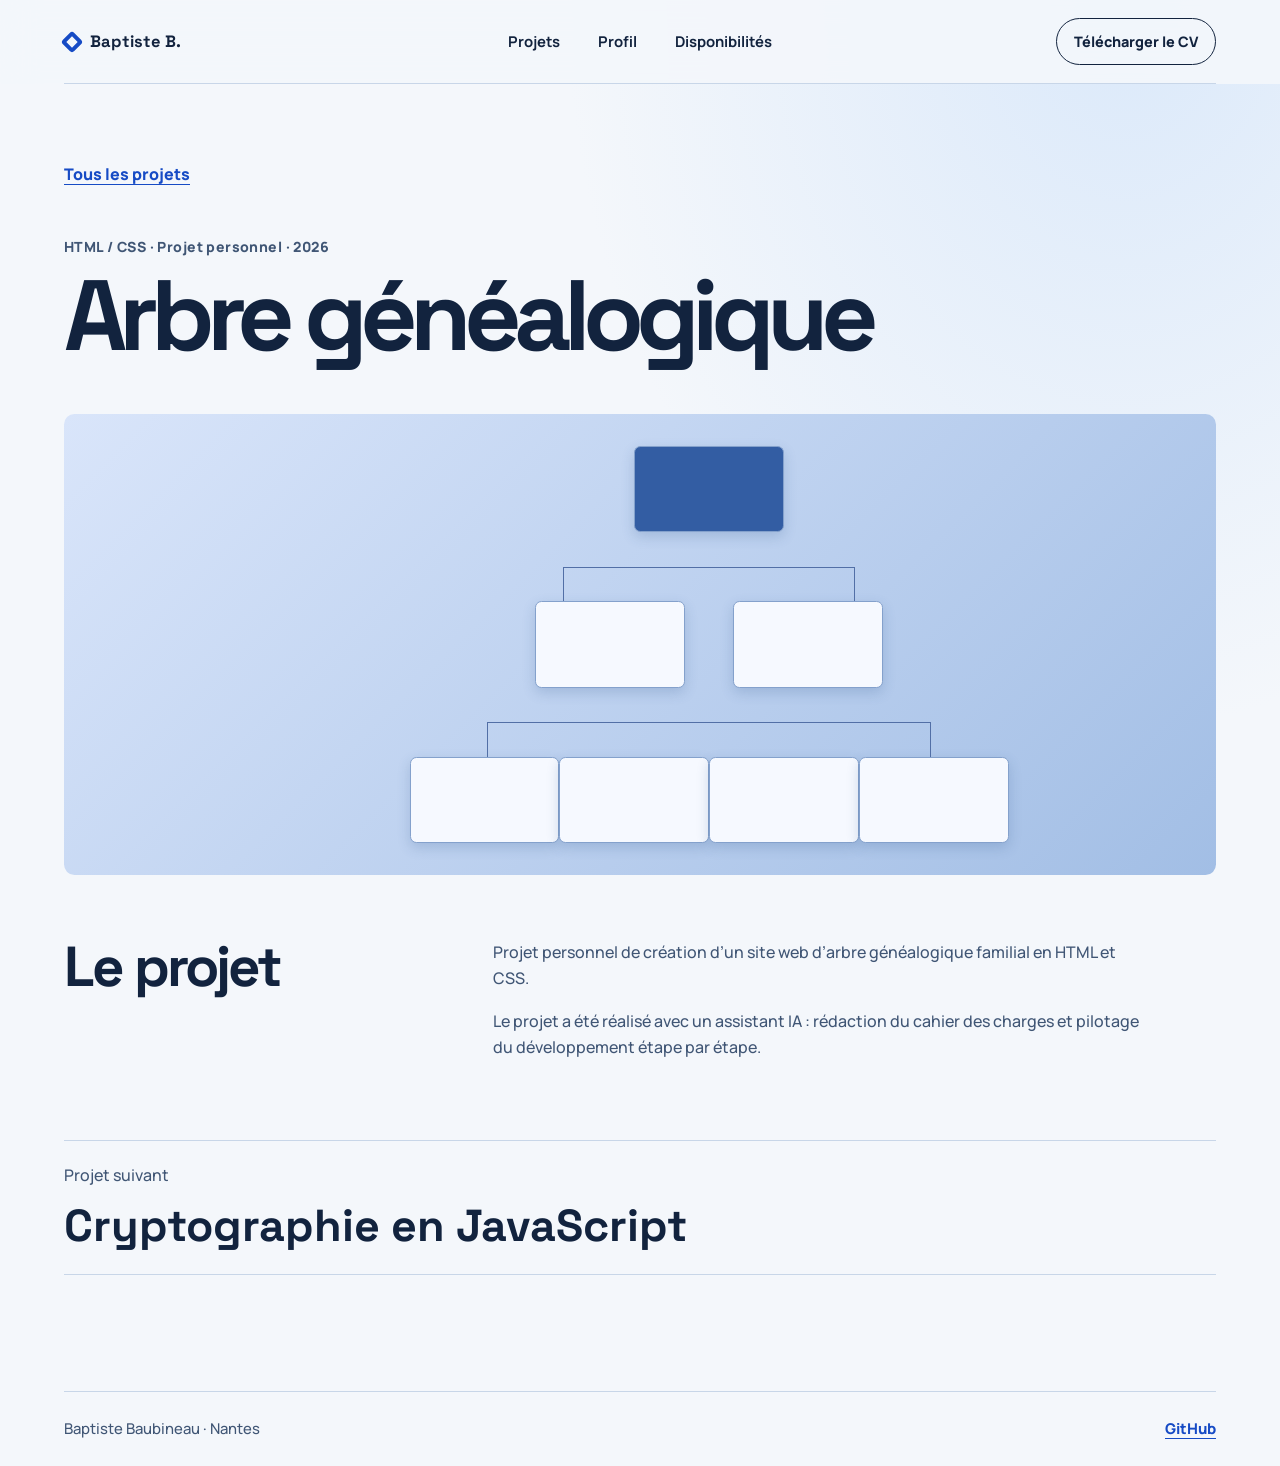
<file: projet-genealogie.html>
<!doctype html>
<html lang="fr">
<head>
    <meta charset="utf-8">
    <meta name="viewport" content="width=device-width, initial-scale=1">
    <meta name="description" content="Un site familial pour parcourir les générations et visualiser les liens de parenté.">
    <title>Arbre généalogique · Baptiste Baubineau</title>
    <link rel="preconnect" href="https://fonts.googleapis.com">
    <link rel="preconnect" href="https://fonts.gstatic.com" crossorigin>
    <link rel="stylesheet" href="https://fonts.googleapis.com/css2?family=Manrope:wght@400;500;600;700;800&family=Space+Grotesk:wght@400;500;600;700&display=swap">
    <link rel="stylesheet" href="style.css?v=20261124">
    <script src="animations.js?v=20261124" defer></script>
</head>
<body>
    <a class="skip" href="#contenu">Aller au contenu</a>
    <header class="site-header">
        <div class="shell topbar">
            <a class="wordmark" href="index.html" aria-label="Baptiste Baubineau, accueil"><span aria-hidden="true"></span> Baptiste B.</a>
            <nav aria-label="Navigation principale">
                <a href="index.html#projets">Projets</a>
                <a href="index.html#profil">Profil</a>
                <a href="index.html#disponibilites">Disponibilités</a>
            </nav>
            <a class="button button--cv" href="CV.pdf" download="CV-Baptiste-Baubineau.pdf">Télécharger le CV</a>
        </div>
    </header>
    <main id="contenu" class="shell subpage">
        <a class="back-link" href="projets.html">Tous les projets</a>
        <article>
            <header class="detail-head">
                <p class="meta">HTML / CSS · Projet personnel · 2026</p>
                <h1>Arbre généalogique</h1>
            </header>
            <div class="detail-art"><div class="art art--tree" aria-hidden="true"><div class="family-diagram"><span></span><div><span></span><span></span></div><div><span></span><span></span><span></span><span></span></div></div></div></div>
            <div class="detail-body" data-reveal>
                <h2>Le projet</h2>
                <div>
                    <p>Projet personnel de création d’un site web d’arbre généalogique familial en HTML et CSS.</p>
                <p>Le projet a été réalisé avec un assistant IA : rédaction du cahier des charges et pilotage du développement étape par étape.</p>
                    
                </div>
            </div>
        </article>
        <a class="next-project" href="projet-entrainement-python.html"><span>Projet suivant</span><strong>Cryptographie en JavaScript</strong></a>
    </main>
    <footer class="shell site-footer">
        <span>Baptiste Baubineau · Nantes</span>
        <a href="https://github.com/ELCAZADOR4">GitHub</a>
    </footer>
</body>
</html>
</file>
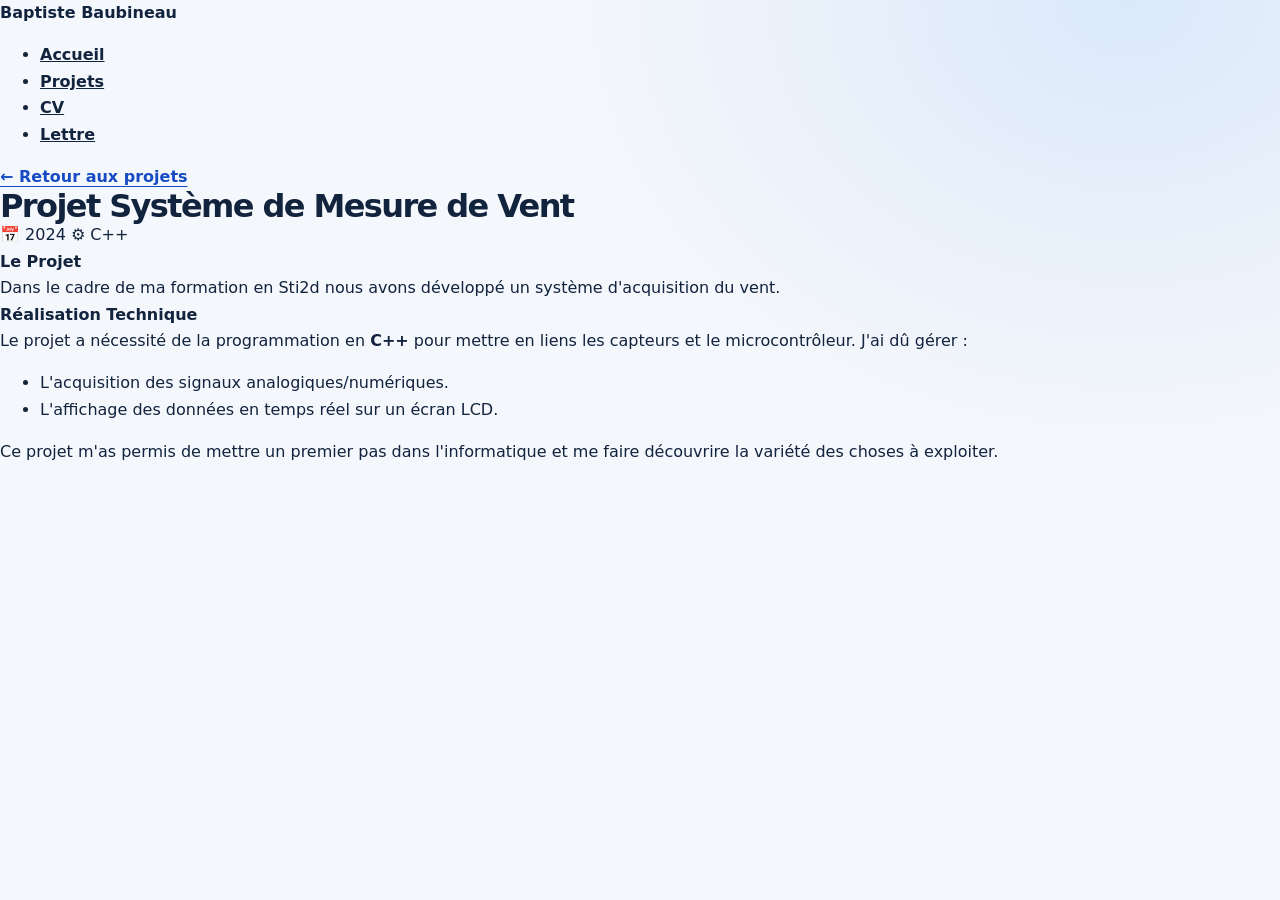
<file: projet-mesure.html>
<!DOCTYPE html>
<html lang="fr">
<head>
    <meta charset="UTF-8">
    <meta name="viewport" content="width=device-width, initial-scale=1.0">
    <title>Système de Mesure - Baptiste Baubineau</title>
    <link rel="stylesheet" href="style.css">
    <link href="https://fonts.googleapis.com/css2?family=Inter:wght@300;400;600;700&display=swap" rel="stylesheet">
</head>
<body>
    <nav class="navbar">
        <div class="nav-container">
            <span class="logo"><strong>Baptiste Baubineau</strong></span>
            <ul class="nav-links">
                <li><a href="index.html"><strong>Accueil</strong></a></li>
                <li><a href="projets.html" class="active"><strong>Projets</strong></a></li>
                <li><a href="cv.html"><strong>CV</strong></a></li>
                <li><a href="lettre.html"><strong>Lettre</strong></a></li>
            </ul>
        </div>
    </nav>

    <div class="full-width-wrapper">
        <div class="project-detail-container">
            <a href="projets.html" class="back-link">← Retour aux projets</a>
            
            <header class="project-header">
                <h1>Projet Système de Mesure de Vent</h1>
                <div class="project-meta">
                    <span>📅 2024</span>
                    <span>⚙️ C++</span> 
                </div>
            </header>

            <article class="detail-content">
                <p><strong>Le Projet</strong><br>
                Dans le cadre de ma formation en Sti2d nous avons développé un système d'acquisition du vent.</p>

                <p><strong>Réalisation Technique</strong><br>
                Le projet a nécessité de la programmation en <strong>C++</strong> pour mettre en liens les capteurs et le microcontrôleur. J'ai dû gérer :
                <ul>
                    <li>L'acquisition des signaux analogiques/numériques.</li>
                    <li>L'affichage des données en temps réel sur un écran LCD.</li>
                </ul>
                </p>

                <p>Ce projet m'as permis de mettre un premier pas dans l'informatique et me faire découvrire la variété des choses à exploiter.</p>
            </article>
        </div>
    </div>
</body>
</html>
</file>
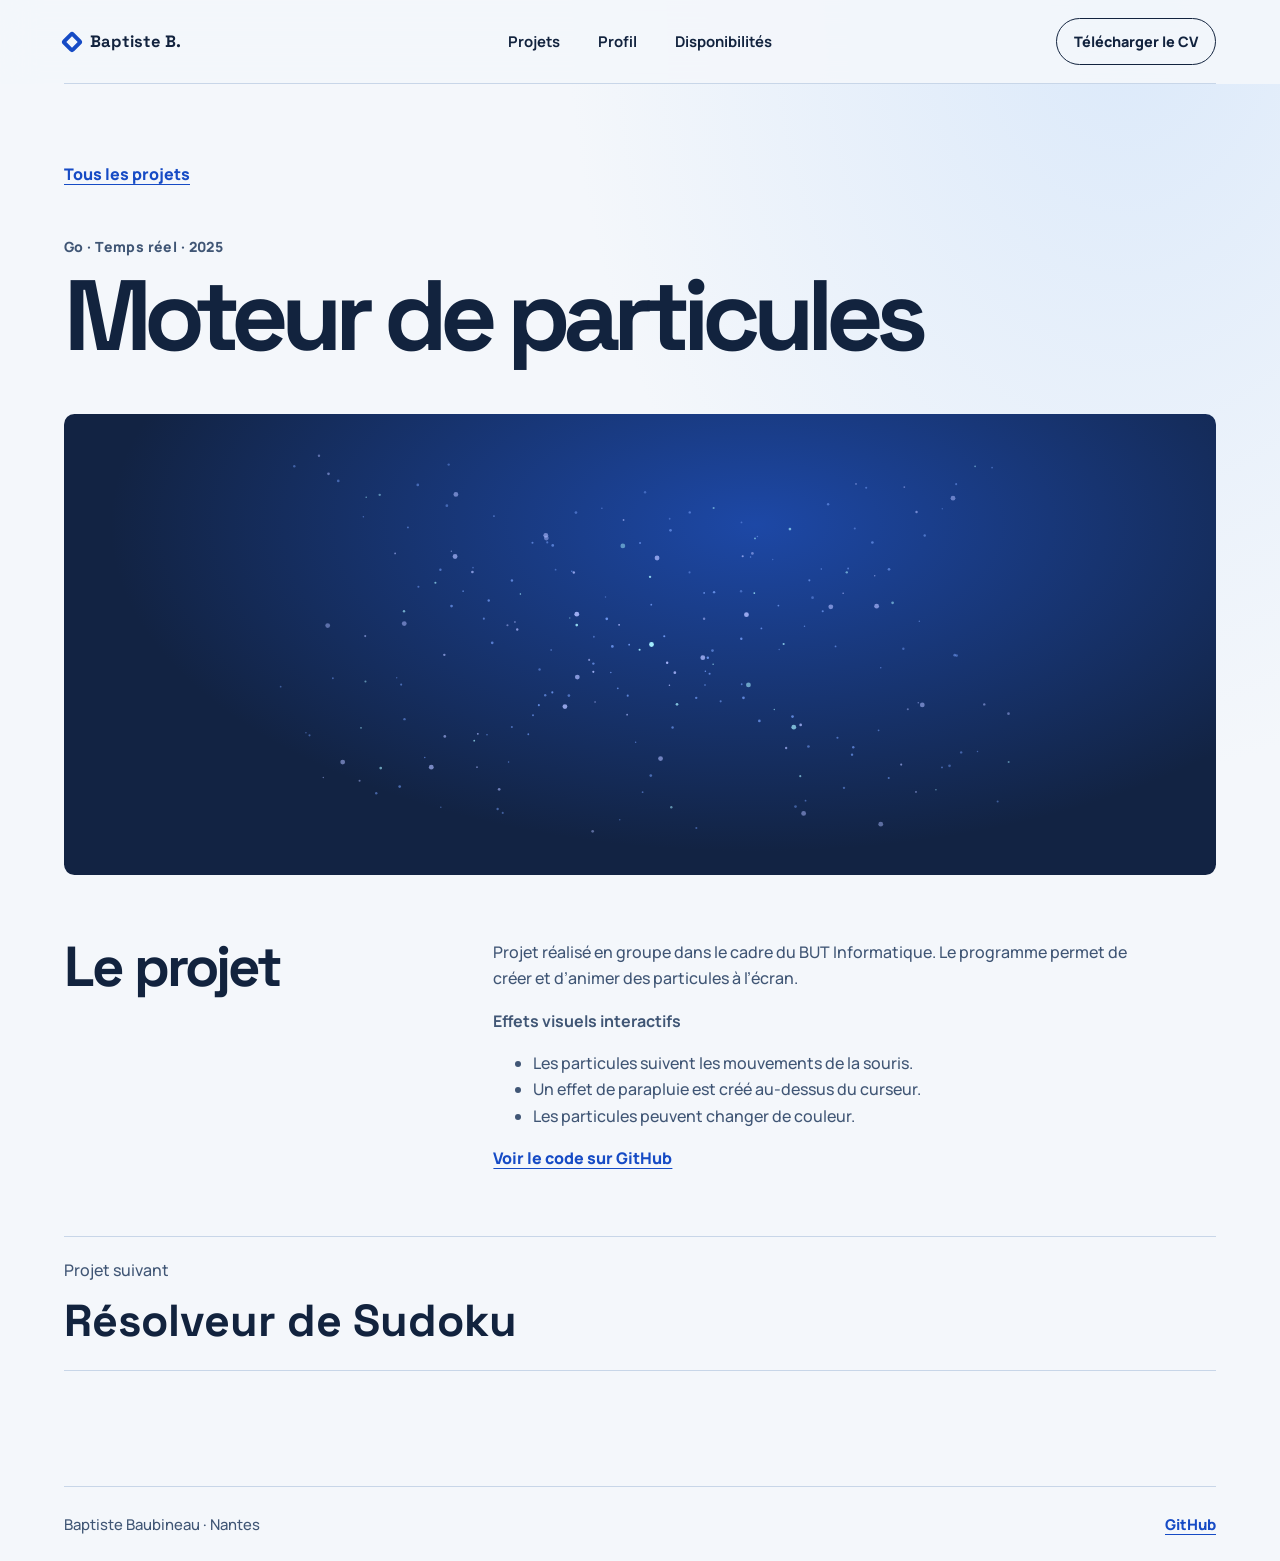
<file: projet-moteur.html>
<!doctype html>
<html lang="fr">
<head>
    <meta charset="utf-8">
    <meta name="viewport" content="width=device-width, initial-scale=1">
    <meta name="description" content="Un moteur de rendu interactif qui anime des particules en temps réel et réagit au curseur.">
    <title>Moteur de particules · Baptiste Baubineau</title>
    <link rel="preconnect" href="https://fonts.googleapis.com">
    <link rel="preconnect" href="https://fonts.gstatic.com" crossorigin>
    <link rel="stylesheet" href="https://fonts.googleapis.com/css2?family=Manrope:wght@400;500;600;700;800&family=Space+Grotesk:wght@400;500;600;700&display=swap">
    <link rel="stylesheet" href="style.css?v=20261124">
    <script src="animations.js?v=20261124" defer></script>
</head>
<body>
    <a class="skip" href="#contenu">Aller au contenu</a>
    <header class="site-header">
        <div class="shell topbar">
            <a class="wordmark" href="index.html" aria-label="Baptiste Baubineau, accueil"><span aria-hidden="true"></span> Baptiste B.</a>
            <nav aria-label="Navigation principale">
                <a href="index.html#projets">Projets</a>
                <a href="index.html#profil">Profil</a>
                <a href="index.html#disponibilites">Disponibilités</a>
            </nav>
            <a class="button button--cv" href="CV.pdf" download="CV-Baptiste-Baubineau.pdf">Télécharger le CV</a>
        </div>
    </header>
    <main id="contenu" class="shell subpage">
        <a class="back-link" href="projets.html">Tous les projets</a>
        <article>
            <header class="detail-head">
                <p class="meta">Go · Temps réel · 2025</p>
                <h1>Moteur de particules</h1>
            </header>
            <div class="detail-art" id="particle-illustration"><div class="art art--particles" aria-hidden="true"><canvas data-particles></canvas></div></div>
            <section id="particle-demo" hidden aria-labelledby="demo-heading" style="margin-block: 2rem;">
                <h2 id="demo-heading" style="margin-bottom: 1rem;">Démonstration du moteur</h2>
                <video id="particle-video" controls playsinline preload="metadata" aria-label="Démonstration du moteur de particules en Go" style="display:block; width:100%; max-height:75vh; background:#000; border-radius:.65rem;">
                    Votre navigateur ne prend pas en charge la lecture vidéo.
                </video>
                <p style="margin-top:.75rem;color:var(--muted);">Capture du programme en fonctionnement : mouvement et changements de couleur des particules.</p>
            </section>
            <script>
                (() => {
                    const video = document.getElementById('particle-video');
                    const demo = document.getElementById('particle-demo');
                    const illustration = document.getElementById('particle-illustration');
                    video.addEventListener('loadedmetadata', () => {
                        demo.hidden = false;
                        illustration.hidden = true;
                    });
                    video.addEventListener('error', () => {
                        demo.hidden = true;
                        illustration.hidden = false;
                    });
                    video.src = 'particules-demo.mp4';
                })();
            </script>
            <div class="detail-body" data-reveal>
                <h2>Le projet</h2>
                <div>
                    <p>Projet réalisé en groupe dans le cadre du BUT Informatique. Le programme permet de créer et d’animer des particules à l’écran.</p>

                <p><strong>Effets visuels interactifs</strong></p>
                <ul>
                    <li>Les particules suivent les mouvements de la souris.</li>
                    <li>Un effet de parapluie est créé au-dessus du curseur.</li>
                    <li>Les particules peuvent changer de couleur.</li>
                </ul>
                    <a class="text-link" href="https://github.com/ELCAZADOR4/particule">Voir le code sur GitHub</a>
                </div>
            </div>
        </article>
        <a class="next-project" href="projet-sudoku.html"><span>Projet suivant</span><strong>Résolveur de Sudoku</strong></a>
    </main>
    <footer class="shell site-footer">
        <span>Baptiste Baubineau · Nantes</span>
        <a href="https://github.com/ELCAZADOR4">GitHub</a>
    </footer>
</body>
</html>
</file>
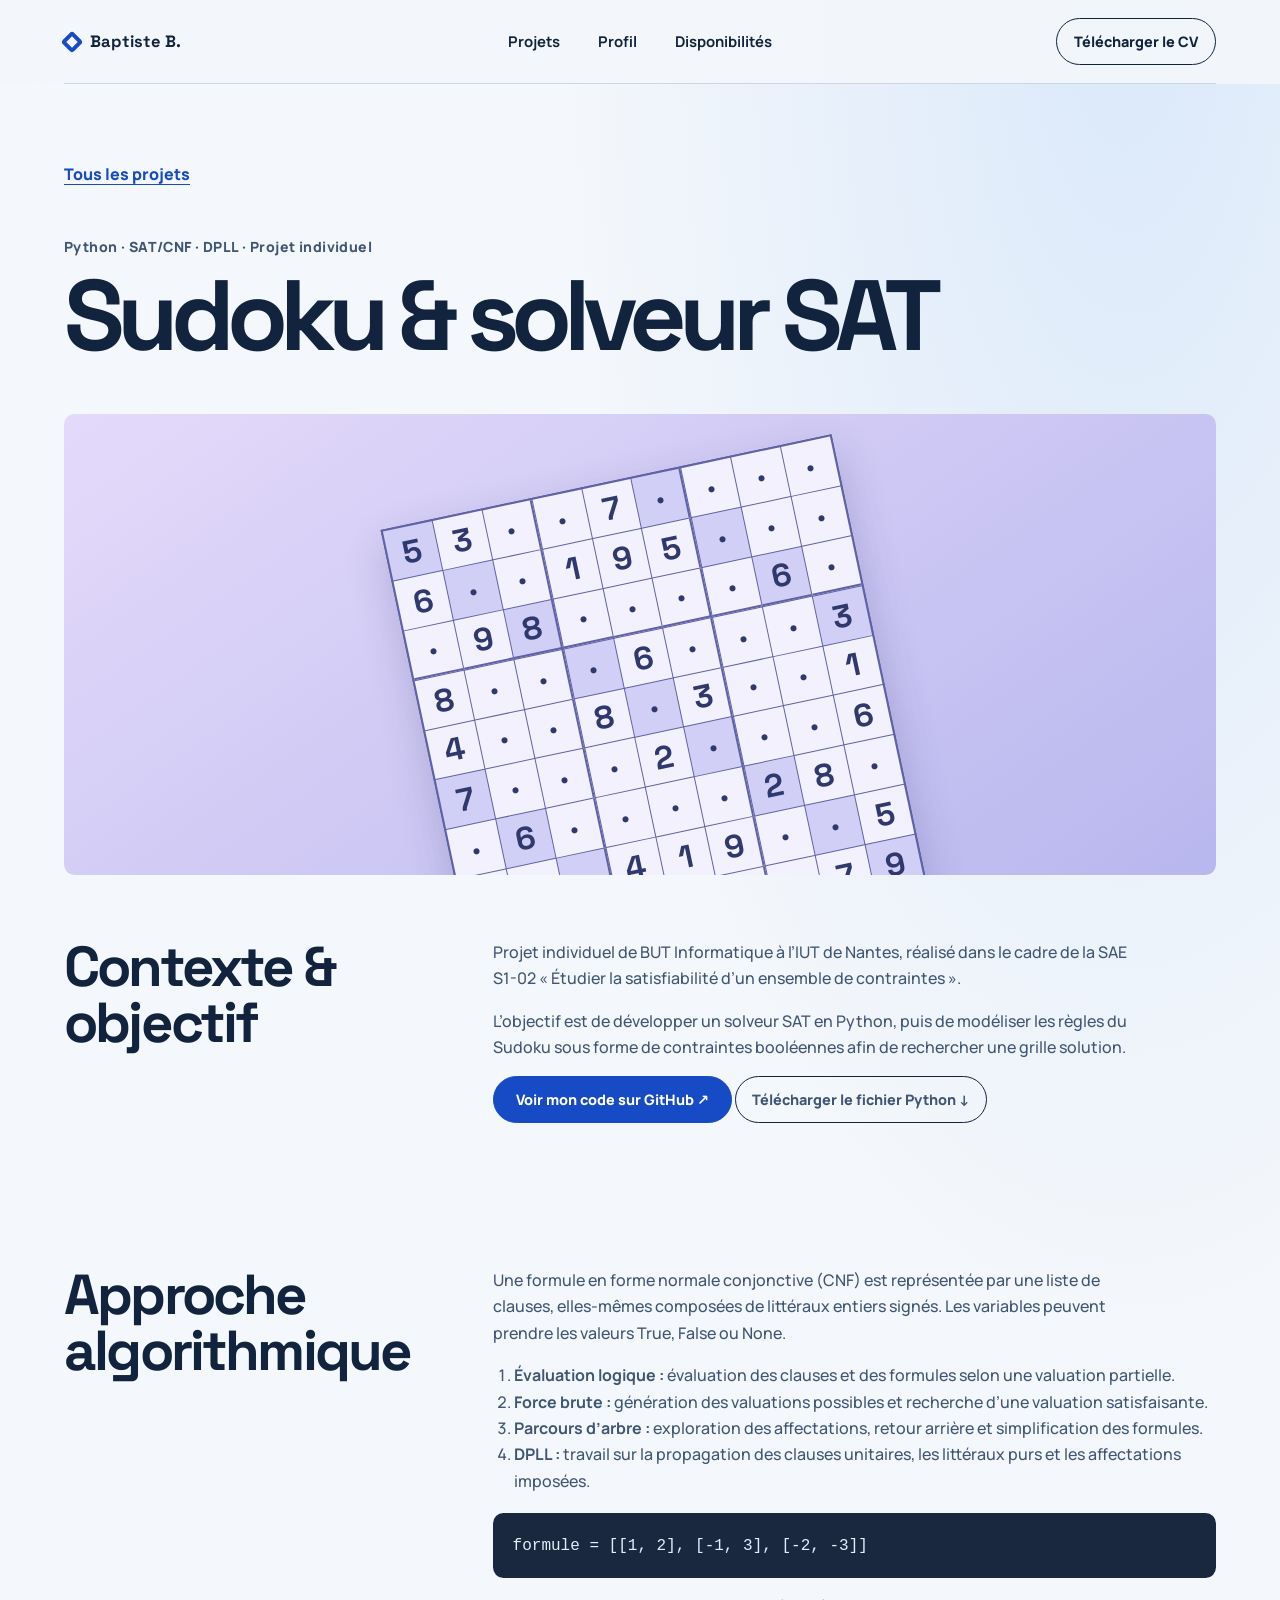
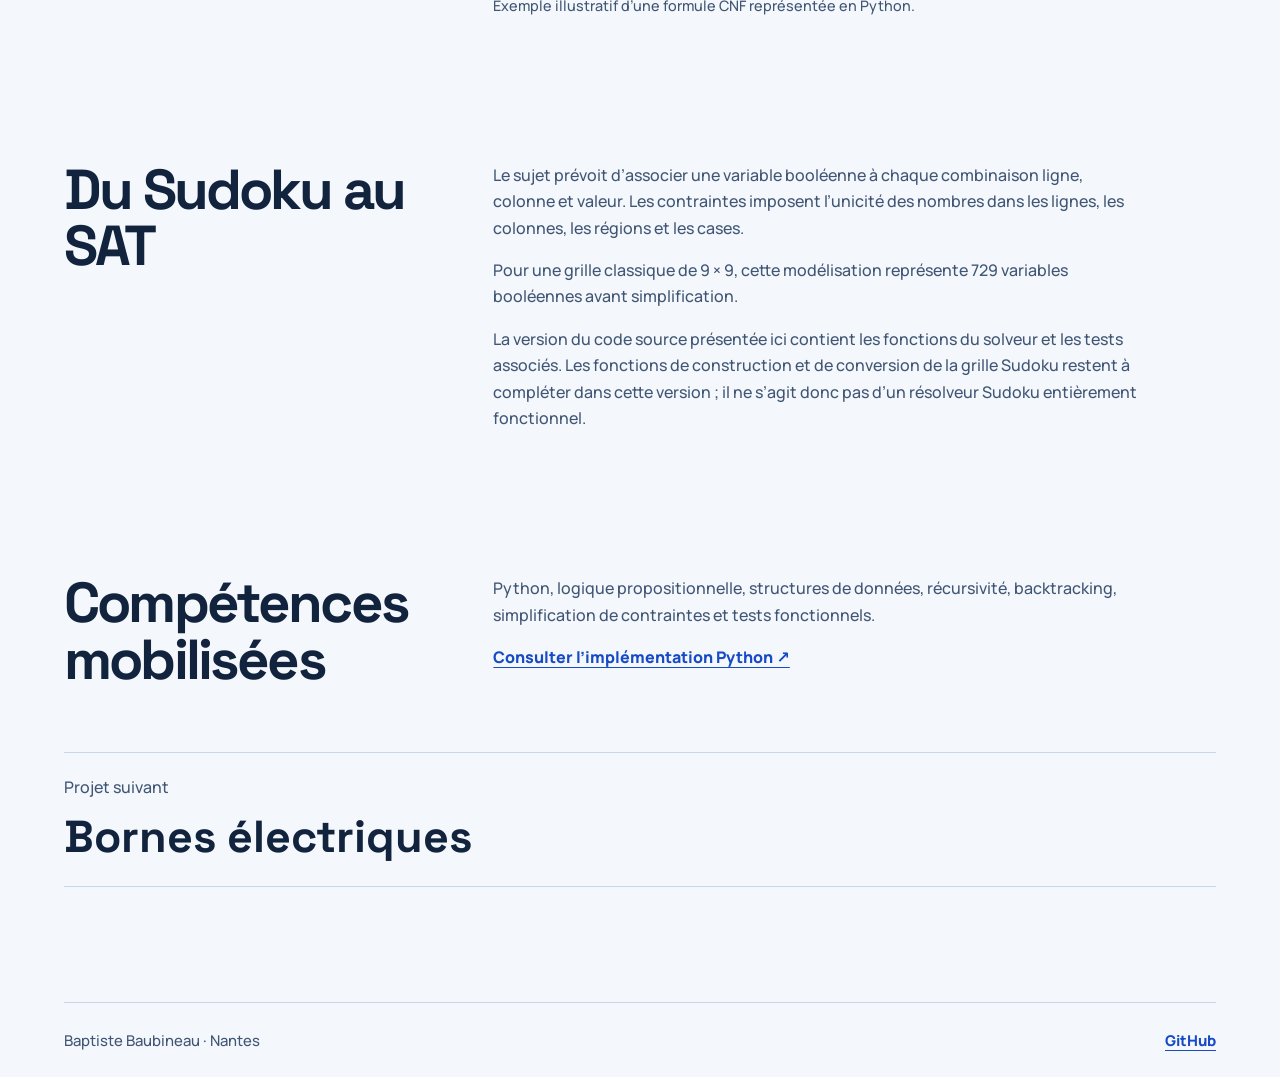
<file: projet-sudoku.html>
<!doctype html>
<html lang="fr">
<head>
    <meta charset="utf-8">
    <meta name="viewport" content="width=device-width, initial-scale=1">
    <meta name="description" content="Projet de solveur SAT en Python et de modélisation du Sudoku en forme normale conjonctive.">
    <title>Résolveur de Sudoku · Baptiste Baubineau</title>
    <link rel="preconnect" href="https://fonts.googleapis.com">
    <link rel="preconnect" href="https://fonts.gstatic.com" crossorigin>
    <link rel="stylesheet" href="https://fonts.googleapis.com/css2?family=Manrope:wght@400;500;600;700;800&family=Space+Grotesk:wght@400;500;600;700&display=swap">
    <link rel="stylesheet" href="style.css?v=20261124">
    <script src="animations.js?v=20261124" defer></script>
</head>
<body>
    <a class="skip" href="#contenu">Aller au contenu</a>
    <header class="site-header">
        <div class="shell topbar">
            <a class="wordmark" href="index.html" aria-label="Baptiste Baubineau, accueil"><span aria-hidden="true"></span> Baptiste B.</a>
            <nav aria-label="Navigation principale">
                <a href="index.html#projets">Projets</a>
                <a href="index.html#profil">Profil</a>
                <a href="index.html#disponibilites">Disponibilités</a>
            </nav>
            <a class="button button--cv" href="CV.pdf" download="CV-Baptiste-Baubineau.pdf">Télécharger le CV</a>
        </div>
    </header>
    <main id="contenu" class="shell subpage">
        <a class="back-link" href="projets.html">Tous les projets</a>
        <article>
            <header class="detail-head">
                <p class="meta">Python · SAT/CNF · DPLL · Projet individuel</p>
                <h1>Sudoku &amp; solveur SAT</h1>
            </header>
            <div class="detail-art"><div class="art art--sudoku" aria-hidden="true"><div class="sudoku-board"><span>5</span><span>3</span><span>·</span><span>·</span><span>7</span><span>·</span><span>·</span><span>·</span><span>·</span><span>6</span><span>·</span><span>·</span><span>1</span><span>9</span><span>5</span><span>·</span><span>·</span><span>·</span><span>·</span><span>9</span><span>8</span><span>·</span><span>·</span><span>·</span><span>·</span><span>6</span><span>·</span><span>8</span><span>·</span><span>·</span><span>·</span><span>6</span><span>·</span><span>·</span><span>·</span><span>3</span><span>4</span><span>·</span><span>·</span><span>8</span><span>·</span><span>3</span><span>·</span><span>·</span><span>1</span><span>7</span><span>·</span><span>·</span><span>·</span><span>2</span><span>·</span><span>·</span><span>·</span><span>6</span><span>·</span><span>6</span><span>·</span><span>·</span><span>·</span><span>·</span><span>2</span><span>8</span><span>·</span><span>·</span><span>·</span><span>·</span><span>4</span><span>1</span><span>9</span><span>·</span><span>·</span><span>5</span><span>·</span><span>·</span><span>·</span><span>·</span><span>8</span><span>·</span><span>·</span><span>7</span><span>9</span></div></div></div>
            <div class="detail-body" data-reveal>
                <h2>Contexte &amp; objectif</h2>
                <div>
                    <p>Projet individuel de BUT Informatique à l’IUT de Nantes, réalisé dans le cadre de la SAE S1-02 « Étudier la satisfiabilité d’un ensemble de contraintes ».</p>
                    <p>L’objectif est de développer un solveur SAT en Python, puis de modéliser les règles du Sudoku sous forme de contraintes booléennes afin de rechercher une grille solution.</p>
                    <p><a class="button button--primary" href="https://github.com/ELCAZADOR4/sudoku-sat" target="_blank" rel="noopener noreferrer">Voir mon code sur GitHub ↗</a> <a class="button" href="code/sudoku_sat.py" download>Télécharger le fichier Python ↓</a></p>
                </div>
            </div>
            <div class="detail-body" data-reveal>
                <h2>Approche algorithmique</h2>
                <div>
                    <p>Une formule en forme normale conjonctive (CNF) est représentée par une liste de clauses, elles-mêmes composées de littéraux entiers signés. Les variables peuvent prendre les valeurs True, False ou None.</p>
                    <ol style="padding-left:1.3rem;color:var(--muted);">
                        <li><strong>Évaluation logique :</strong> évaluation des clauses et des formules selon une valuation partielle.</li>
                        <li><strong>Force brute :</strong> génération des valuations possibles et recherche d’une valuation satisfaisante.</li>
                        <li><strong>Parcours d’arbre :</strong> exploration des affectations, retour arrière et simplification des formules.</li>
                        <li><strong>DPLL :</strong> travail sur la propagation des clauses unitaires, les littéraux purs et les affectations imposées.</li>
                    </ol>
                    <pre style="margin-top:1.2rem;padding:1.2rem;border-radius:.65rem;overflow:auto;background:#19283e;color:#e0eeff;"><code>formule = [[1, 2], [-1, 3], [-2, -3]]</code></pre>
                    <p style="margin-top:.65rem;font-size:.9rem;">Exemple illustratif d’une formule CNF représentée en Python.</p>
                </div>
            </div>
            <div class="detail-body" data-reveal>
                <h2>Du Sudoku au SAT</h2>
                <div>
                    <p>Le sujet prévoit d’associer une variable booléenne à chaque combinaison ligne, colonne et valeur. Les contraintes imposent l’unicité des nombres dans les lignes, les colonnes, les régions et les cases.</p>
                    <p>Pour une grille classique de 9 × 9, cette modélisation représente 729 variables booléennes avant simplification.</p>
                    <p>La version du code source présentée ici contient les fonctions du solveur et les tests associés. Les fonctions de construction et de conversion de la grille Sudoku restent à compléter dans cette version ; il ne s’agit donc pas d’un résolveur Sudoku entièrement fonctionnel.</p>
                </div>
            </div>
            <div class="detail-body" data-reveal>
                <h2>Compétences mobilisées</h2>
                <div>
                    <p>Python, logique propositionnelle, structures de données, récursivité, backtracking, simplification de contraintes et tests fonctionnels.</p>
                    <a class="text-link" href="https://github.com/ELCAZADOR4/sudoku-sat/blob/main/sudoku_sat.py" target="_blank" rel="noopener noreferrer">Consulter l’implémentation Python ↗</a>
                </div>
            </div>
        </article>
        <a class="next-project" href="projet-bdd.html"><span>Projet suivant</span><strong>Bornes électriques</strong></a>
    </main>
    <footer class="shell site-footer">
        <span>Baptiste Baubineau · Nantes</span>
        <a href="https://github.com/ELCAZADOR4">GitHub</a>
    </footer>
</body>
</html>
</file>
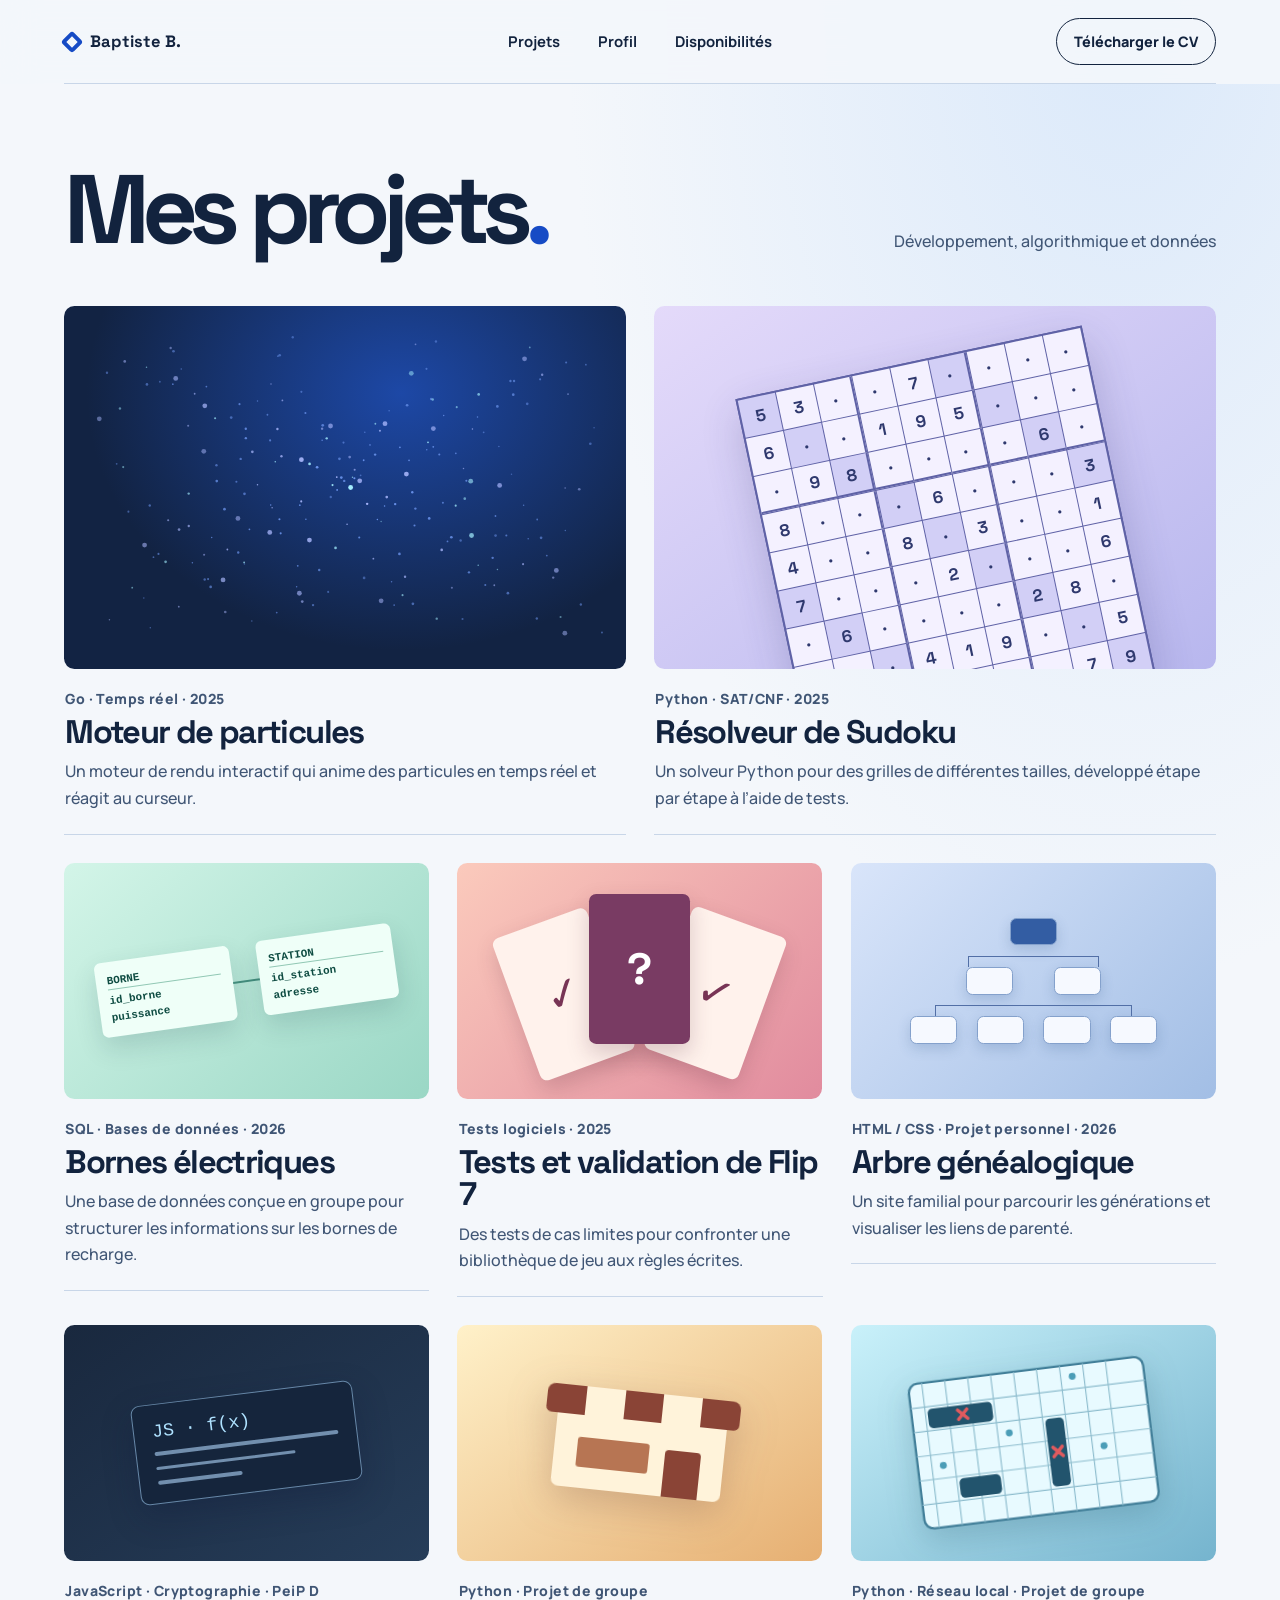
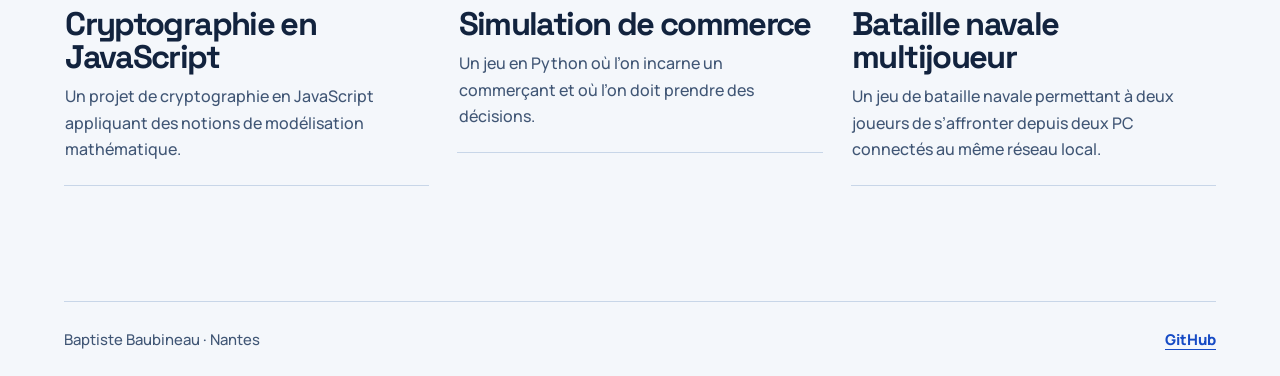
<file: projets.html>
<!doctype html>
<html lang="fr">
<head>
    <meta charset="utf-8">
    <meta name="viewport" content="width=device-width, initial-scale=1">
    <meta name="description" content="Les projets académiques et personnels de Baptiste Baubineau.">
    <title>Projets · Baptiste Baubineau</title>
    <link rel="preconnect" href="https://fonts.googleapis.com">
    <link rel="preconnect" href="https://fonts.gstatic.com" crossorigin>
    <link rel="stylesheet" href="https://fonts.googleapis.com/css2?family=Manrope:wght@400;500;600;700;800&family=Space+Grotesk:wght@400;500;600;700&display=swap">
    <link rel="stylesheet" href="style.css?v=20261125-projets">
    <script src="animations.js?v=20261124" defer></script>
</head>
<body>
    <a class="skip" href="#contenu">Aller au contenu</a>
    <header class="site-header">
        <div class="shell topbar">
            <a class="wordmark" href="index.html" aria-label="Baptiste Baubineau, accueil"><span aria-hidden="true"></span> Baptiste B.</a>
            <nav aria-label="Navigation principale">
                <a href="index.html#projets">Projets</a>
                <a href="index.html#profil">Profil</a>
                <a href="index.html#disponibilites">Disponibilités</a>
            </nav>
            <a class="button button--cv" href="CV.pdf" download="CV-Baptiste-Baubineau.pdf">Télécharger le CV</a>
        </div>
    </header>
    <main id="contenu" class="shell subpage">
        <header class="section-head section-head--page">
            <h1>Mes projets<span>.</span></h1>
            <p>Développement, algorithmique et données</p>
        </header>
        <div class="project-grid">
            <article class="project-card" data-reveal>
                <a class="project-link" href="projet-moteur.html">
                    <div class="art art--particles" aria-hidden="true"><canvas data-particles></canvas></div>
                    <div class="project-copy">
                        <p class="meta">Go · Temps réel · 2025</p>
                        <h3>Moteur de particules</h3>
                        <p>Un moteur de rendu interactif qui anime des particules en temps réel et réagit au curseur.</p>
                    </div>
                </a>
            </article>
            <article class="project-card" data-reveal>
                <a class="project-link" href="projet-sudoku.html">
                    <div class="art art--sudoku" aria-hidden="true"><div class="sudoku-board"><span>5</span><span>3</span><span>·</span><span>·</span><span>7</span><span>·</span><span>·</span><span>·</span><span>·</span><span>6</span><span>·</span><span>·</span><span>1</span><span>9</span><span>5</span><span>·</span><span>·</span><span>·</span><span>·</span><span>9</span><span>8</span><span>·</span><span>·</span><span>·</span><span>·</span><span>6</span><span>·</span><span>8</span><span>·</span><span>·</span><span>·</span><span>6</span><span>·</span><span>·</span><span>·</span><span>3</span><span>4</span><span>·</span><span>·</span><span>8</span><span>·</span><span>3</span><span>·</span><span>·</span><span>1</span><span>7</span><span>·</span><span>·</span><span>·</span><span>2</span><span>·</span><span>·</span><span>·</span><span>6</span><span>·</span><span>6</span><span>·</span><span>·</span><span>·</span><span>·</span><span>2</span><span>8</span><span>·</span><span>·</span><span>·</span><span>·</span><span>4</span><span>1</span><span>9</span><span>·</span><span>·</span><span>5</span><span>·</span><span>·</span><span>·</span><span>·</span><span>8</span><span>·</span><span>·</span><span>7</span><span>9</span></div></div>
                    <div class="project-copy">
                        <p class="meta">Python · SAT/CNF · 2025</p>
                        <h3>Résolveur de Sudoku</h3>
                        <p>Un solveur Python pour des grilles de différentes tailles, développé étape par étape à l’aide de tests.</p>
                    </div>
                </a>
            </article>
            <article class="project-card" data-reveal>
                <a class="project-link" href="projet-bdd.html">
                    <div class="art art--sql" aria-hidden="true"><div class="sql-diagram"><div><b>BORNE</b><span>id_borne</span><span>puissance</span></div><i></i><div><b>STATION</b><span>id_station</span><span>adresse</span></div></div></div>
                    <div class="project-copy">
                        <p class="meta">SQL · Bases de données · 2026</p>
                        <h3>Bornes électriques</h3>
                        <p>Une base de données conçue en groupe pour structurer les informations sur les bornes de recharge.</p>
                    </div>
                </a>
            </article>
            <article class="project-card" data-reveal>
                <a class="project-link" href="projet-flip7.html">
                    <div class="art art--cards" aria-hidden="true"><div class="game-fan"><span>✓</span><span>?</span><span>✓</span></div></div>
                    <div class="project-copy">
                        <p class="meta">Tests logiciels · 2025</p>
                        <h3>Tests et validation de Flip 7</h3>
                        <p>Des tests de cas limites pour confronter une bibliothèque de jeu aux règles écrites.</p>
                    </div>
                </a>
            </article>
            <article class="project-card" data-reveal>
                <a class="project-link" href="projet-genealogie.html">
                    <div class="art art--tree" aria-hidden="true"><div class="family-diagram"><span></span><div><span></span><span></span></div><div><span></span><span></span><span></span><span></span></div></div></div>
                    <div class="project-copy">
                        <p class="meta">HTML / CSS · Projet personnel · 2026</p>
                        <h3>Arbre généalogique</h3>
                        <p>Un site familial pour parcourir les générations et visualiser les liens de parenté.</p>
                    </div>
                </a>
            </article>
            <article class="project-card" data-reveal>
                <a class="project-link" href="projet-entrainement-python.html">
                    <div class="art art--training" aria-hidden="true"><div class="training-visual"><code>JS · f(x)</code><span></span><span></span><span></span></div></div>
                    <div class="project-copy">
                        <p class="meta">JavaScript · Cryptographie · PeiP D</p>
                        <h3>Cryptographie en JavaScript</h3>
                        <p>Un projet de cryptographie en JavaScript appliquant des notions de modélisation mathématique.</p>
                    </div>
                </a>
            </article>
            <article class="project-card" data-reveal>
                <a class="project-link" href="projet-commerce.html">
                    <div class="art art--shop" aria-hidden="true"><div class="shop-visual"><span></span><div><i></i><i></i></div></div></div>
                    <div class="project-copy">
                        <p class="meta">Python · Projet de groupe</p>
                        <h3>Simulation de commerce</h3>
                        <p>Un jeu en Python où l’on incarne un commerçant et où l’on doit prendre des décisions.</p>
                    </div>
                </a>
            </article>
            <article class="project-card" data-reveal>
                <a class="project-link" href="projet-bataille-navale.html">
                    <div class="art art--naval" aria-hidden="true"><svg class="naval-visual" viewBox="0 0 240 150" fill="none"><rect x="18" y="12" width="204" height="126" rx="8" fill="#e8faff" stroke="#427f99" stroke-width="2"/><g stroke="#8ebdce" stroke-width="1"><path d="M30 12v126"/><path d="M50 12v126"/><path d="M70 12v126"/><path d="M90 12v126"/><path d="M110 12v126"/><path d="M130 12v126"/><path d="M150 12v126"/><path d="M170 12v126"/><path d="M190 12v126"/><path d="M18 33h204"/><path d="M18 54h204"/><path d="M18 75h204"/><path d="M18 96h204"/><path d="M18 117h204"/></g><rect x="32" y="35" width="56" height="17" rx="4" fill="#22546d"/><rect x="132" y="56" width="16" height="59" rx="4" fill="#22546d"/><rect x="52" y="98" width="36" height="17" rx="4" fill="#22546d"/><g stroke="#e15a5e" stroke-width="3" stroke-linecap="round"><path d="m58 39 8 8m0-8-8 8"/><path d="m136 81 8 8m0-8-8 8"/></g><g fill="#4b9db7"><circle cx="100" cy="64" r="3"/><circle cx="180" cy="85" r="3"/><circle cx="160" cy="22" r="3"/><circle cx="40" cy="85" r="3"/></g></svg></div>
                    <div class="project-copy">
                        <p class="meta">Python · Réseau local · Projet de groupe</p>
                        <h3>Bataille navale multijoueur</h3>
                        <p>Un jeu de bataille navale permettant à deux joueurs de s’affronter depuis deux PC connectés au même réseau local.</p>
                    </div>
                </a>
            </article>
        </div>
    </main>
    <footer class="shell site-footer">
        <span>Baptiste Baubineau · Nantes</span>
        <a href="https://github.com/ELCAZADOR4">GitHub</a>
    </footer>
</body>
</html>
</file>
<file: style.css>
:root {
    --bg-body: #f4f7fb;
    --ink: #12233e;
    --muted: #405675;
    --blue: #164bc5;
    --line: #c8d6e8;
    --surface: #eaf1fc;
    --display: 'Space Grotesk', system-ui, sans-serif;
    --ease: cubic-bezier(.22, 1, .36, 1);
}
*, *::before, *::after { box-sizing: border-box; }
html { scroll-behavior: smooth; }
body {
    margin: 0;
    min-height: 100vh;
    color: var(--ink);
    background: radial-gradient(ellipse at 88% 0%, #dbe9fa 0, transparent 35rem), var(--bg-body);
    font: 500 1rem/1.65 'Manrope', system-ui, sans-serif;
}
h1, h2, h3, p, figure, dl, dd { margin: 0; }
h1, h2, h3 { font-family: var(--display); line-height: 1; letter-spacing: -.05em; }
a { color: inherit; }
a:focus-visible { outline: 3px solid var(--blue); outline-offset: 5px; }
[id] { scroll-margin-top: 10rem; }
.shell { width: min(100% - clamp(2rem, 10vw, 10rem), 88rem); margin-inline: auto; }
.skip {
    position: fixed; z-index: 4; top: 1rem; left: 1rem; padding: .5rem 1rem;
    color: white; background: var(--ink); transform: translateY(-200%);
}
.skip:focus { transform: none; }
.site-header {
    position: sticky; top: 0; z-index: 3;
    background: #f4f7fbea;
    backdrop-filter: blur(18px);
}
.topbar {
    display: grid; grid-template-columns: 1fr auto 1fr; align-items: center;
    gap: 1rem; min-height: 5.25rem; border-bottom: 1px solid var(--line);
}
.wordmark {
    display: inline-flex; align-items: center; gap: .65rem; justify-self: start;
    font: 700 1.03rem var(--display); text-decoration: none; white-space: nowrap;
}
.wordmark span {
    width: 1rem; aspect-ratio: 1; border: .29rem solid var(--blue);
    transform: rotate(45deg); border-radius: .2rem;
}
.topbar nav { display: flex; gap: clamp(1rem, 3vw, 2.8rem); }
.topbar nav a, .text-link, .back-link, .site-footer a, .availability-strip a {
    text-decoration-thickness: 1px; text-underline-offset: .26em;
}
.topbar nav a { font-weight: 700; font-size: .93rem; text-decoration-color: transparent; }
.topbar nav a:is(:hover, :focus-visible) { color: var(--blue); text-decoration-color: currentColor; }
.button {
    display: inline-flex; align-items: center; justify-content: center;
    min-height: 2.8rem; padding: .65rem 1.05rem; white-space: nowrap;
    border: 1px solid var(--ink); border-radius: 2rem; text-decoration: none;
    font-size: .9rem; font-weight: 800;
    transition: color 200ms, background-color 200ms, border-color 200ms, transform 300ms var(--ease);
}
.topbar .button { justify-self: end; }
.button--cv:hover { color: white; background-color: var(--ink); transform: translateY(-2px); }
.button--primary { background: var(--blue); border-color: var(--blue); color: #fff; padding-inline: 1.35rem; }
.button--primary:hover { background: var(--ink); border-color: var(--ink); transform: translateY(-2px); }
.hero {
    display: grid; grid-template-columns: minmax(0, 1fr) minmax(0, .55fr); align-items: center;
    gap: clamp(1.5rem, 5vw, 5.5rem); padding-block: clamp(3rem, 7vw, 7.25rem);
}
.meta { color: var(--muted); font-size: .875rem; font-weight: 800; letter-spacing: .03em; }
.hero-role { text-transform: uppercase; letter-spacing: .11em; margin-bottom: 1.1rem; }
.hero h1 {
    font-size: clamp(3.15rem, 10.9vw, 10.75rem);
    letter-spacing: -.095em; line-height: .81; font-weight: 700;
}
.hero h1 > span { display: block; overflow: hidden; padding: .09em .12em .15em 0; margin-bottom: -.095em; }
.hero h1 > span > span { display: block; }
.hero h1 > span:last-child { color: var(--blue); }
.hero-summary { margin-block: 1.7rem 1.35rem; max-width: 37ch; font-size: clamp(1rem, 1.55vw, 1.24rem); color: var(--muted); }
.hero-portrait {
    overflow: hidden; align-self: center; justify-self: end; width: 100%;
    aspect-ratio: 4 / 4.8; max-width: 30rem;
    border-radius: .55rem 4.5rem .55rem .55rem; background: #d0def2;
}
.hero-portrait img { display: block; width: 100%; height: 100%; object-fit: cover; object-position: center 36%; }
.availability-strip {
    display: grid; grid-template-columns: auto 1fr auto; align-items: center; gap: .8rem;
    border-block: 1px solid var(--line); padding-block: 1rem; color: var(--muted);
}
.availability-strip strong { color: var(--ink); }
.availability-strip a { color: var(--blue); font-weight: 800; font-size: .94rem; }
.status-dot { width: .65rem; height: .65rem; border-radius: 50%; background: #16826d; box-shadow: 0 0 0 .22rem #d3ece7; }
.page-section { padding-top: clamp(4.5rem, 11vw, 10rem); }
.section-head {
    display: flex; flex-wrap: wrap; justify-content: space-between; align-items: end;
    gap: 1rem; margin-bottom: clamp(1.5rem, 4vw, 3rem);
}
.section-head h1, .section-head h2 {
    font-size: clamp(2.7rem, 7.6vw, 7.6rem); letter-spacing: -.085em;
}
.section-head h1 span, .section-head h2 span { color: var(--blue); }
.section-head > p { color: var(--muted); padding-bottom: .22em; }
.project-grid { display: grid; grid-template-columns: repeat(6, minmax(0, 1fr)); gap: clamp(1rem, 2.2vw, 2rem); }
.project-card { min-width: 0; grid-column: span 2; }
.project-card:nth-child(-n+2) { grid-column: span 3; }
.project-link { display: block; text-decoration: none; }
.art {
    display: grid; place-items: center; overflow: hidden; position: relative;
    isolation: isolate; container-type: inline-size;
    aspect-ratio: 1.55; border-radius: .65rem;
}
.art > * { transition: scale 600ms var(--ease); }
.project-link:is(:hover, :focus-visible) .art > * { scale: 1.06; }
.project-copy { padding: 1.15rem .08rem 1.4rem; border-bottom: 1px solid var(--line); }
.project-copy h3 { font-size: clamp(1.45rem, 2.55vw, 2.55rem); margin-block: .36rem .62rem; }
.project-link:is(:hover, :focus-visible) h3 { color: var(--blue); }
.project-copy > p:last-child { color: var(--muted); }
.art--particles { background: radial-gradient(ellipse at 60% 24%, #1d48a6, transparent 66%), #122343; }
.art--particles canvas { position: absolute; inset: 0; width: 100%; height: 100%; }
.art--sudoku { background: linear-gradient(145deg, #e4dafa, #b8b7ee); }
.sudoku-board {
    display: grid; grid-template-columns: repeat(9, 1fr); gap: 1px;
    width: 63%; background: #5f62a6; border: 2px solid #5f62a6;
    transform: rotate(-12deg) translateY(14%); box-shadow: 0 1rem 2.5rem #2f326c39;
}
.sudoku-board span {
    display: grid; place-items: center; aspect-ratio: 1; background: #f4f1ff;
    color: #2f396e; font: 700 clamp(.65rem, 3cqw, 2rem) var(--display);
}
.sudoku-board span:nth-child(3n):not(:nth-child(9n)) { border-right: 2px solid #5f62a6; }
.sudoku-board span:nth-child(n+19):nth-child(-n+27) { border-bottom: 2px solid #5f62a6; }
.sudoku-board span:nth-child(5n+1) { background: #d2cff6; }
.art--sql { background: linear-gradient(135deg, #d3f5e8, #9ad7c5); }
.sql-diagram { display: flex; align-items: center; width: 82%; transform: rotate(-8deg); }
.sql-diagram > div {
    flex: 1; min-width: 0; padding: 3cqw; border-radius: .4rem;
    background: #effff8; box-shadow: 0 .7rem 1.6rem #103a4428;
    color: #0e4c42; font: 600 clamp(.57rem, 3cqw, 1.5rem)/1.5 monospace;
}
.sql-diagram b, .sql-diagram span { display: block; white-space: nowrap; }
.sql-diagram b { border-bottom: 1px solid #92c8b5; margin-bottom: .28em; }
.sql-diagram i { background: #438c7c; width: 9%; height: 2px; }
.art--cards { background: linear-gradient(135deg, #fbcabc, #e18b9e); }
.game-fan { display: grid; place-items: center; grid-template-columns: repeat(3, 1fr); width: 66%; }
.game-fan span {
    display: grid; place-items: center; width: 125%; aspect-ratio: 2 / 3;
    border-radius: .45rem; font: 700 12cqw var(--display); color: #783455;
    background: #fff2ec; box-shadow: 0 .6rem 1.4rem #54203435;
}
.game-fan span:first-child { transform: rotate(-20deg) translateY(9%); }
.game-fan span:nth-child(2) { z-index: 1; transform: translateY(-8%); background: #793b63; color: white; }
.game-fan span:last-child { transform: rotate(20deg) translateY(9%); }
.art--tree { background: linear-gradient(135deg, #d9e5fa, #a2bee5); }
.family-diagram { display: grid; justify-items: center; gap: 6cqw; width: 73%; }
.family-diagram div { display: flex; justify-content: space-around; width: 100%; position: relative; }
.family-diagram div:first-of-type { width: 66%; }
.family-diagram div::before {
    content: ''; position: absolute; left: 13%; right: 13%; top: -3cqw;
    height: 3cqw; border: 1px solid #526fa6; border-bottom: 0;
}
.family-diagram span {
    width: 13cqw; height: 7.5cqw; background: #f6f9ff; border: 1px solid #84a1cc;
    border-radius: .4rem; box-shadow: 0 .3rem .8rem #294e8533;
}
.family-diagram > span { background: #335da3; }
.profile-layout { display: grid; grid-template-columns: .95fr 1.05fr; gap: clamp(2rem, 7vw, 7rem); }
.profile-copy h3 { font-size: clamp(1.65rem, 4vw, 4rem); max-width: 15ch; margin-bottom: 1rem; }
.profile-copy p { color: var(--muted); max-width: 55ch; }
.skills h3 { font-size: 1.4rem; margin-bottom: .9rem; }
.skills dl > div { display: grid; grid-template-columns: .9fr 1.1fr; gap: .8rem; border-top: 1px solid var(--line); padding: .72rem 0; }
.skills dt { font-weight: 800; }
.skills dd { color: var(--muted); }
.availability-grid { display: grid; grid-template-columns: repeat(2, minmax(0, 1fr)); gap: clamp(.85rem, 2vw, 1.5rem); }
.availability-grid article { padding: clamp(1.25rem, 4vw, 3rem); background: var(--surface); border-radius: .6rem; }
.availability-grid h3 { font-size: clamp(1.45rem, 3.4vw, 3rem); margin-bottom: .7rem; }
.availability-grid p { color: var(--muted); }
.site-footer {
    display: flex; align-items: center; justify-content: space-between; gap: 1rem;
    margin-top: clamp(4rem, 9vw, 8rem); padding-block: 1.55rem;
    border-top: 1px solid var(--line); color: var(--muted); font-size: .93rem;
}
.site-footer a { color: var(--blue); font-weight: 800; }
.subpage { padding-top: clamp(2.5rem, 6vw, 6rem); }
.cv-page { min-height: 65vh; display: grid; place-items: center; }
.back-link { color: var(--blue); font-weight: 800; }
.detail-head { margin-block: clamp(1.6rem, 4vw, 3rem); }
.detail-head h1 { font-size: clamp(2.65rem, 7.8vw, 8rem); letter-spacing: -.08em; margin-top: .5rem; max-width: 15ch; }
.detail-art .art { aspect-ratio: 2.5; max-height: 32rem; }
.detail-art .art:not(.art--particles) > div { max-width: 40%; }
.detail-art .art--sudoku .sudoku-board { max-width: 30%; }
.detail-body {
    display: grid; grid-template-columns: minmax(12rem, .55fr) minmax(0, 1fr); gap: 2rem;
    padding-block: clamp(2rem, 5vw, 5rem);
}
.detail-body h2 { font-size: clamp(1.9rem, 4.4vw, 3.8rem); }
.detail-body p, .detail-body ul { color: var(--muted); max-width: 65ch; margin-bottom: 1rem; }
.text-link { color: var(--blue); font-weight: 800; }
.next-project {
    display: flex; flex-direction: column; gap: .5rem;
    padding-block: 1.3rem; border-block: 1px solid var(--line); text-decoration: none;
}
.next-project span { color: var(--muted); }
.next-project strong { font: 700 clamp(1.6rem, 3.6vw, 2.8rem) var(--display); }
.next-project:hover strong { color: var(--blue); }
@media (prefers-reduced-motion: no-preference) {
    .hero h1 > span > span { animation: title-enter 850ms var(--ease) both; }
    .hero h1 > span:last-child > span { animation-delay: 95ms; }
    .hero-portrait { animation: portrait-enter 900ms var(--ease) both; }
    @keyframes title-enter { from { transform: translateY(112%); } to { transform: translateY(0); } }
    @keyframes portrait-enter { from { clip-path: inset(0 0 100% 0); } to { clip-path: inset(0); } }
}
@media (max-width: 800px) {
    .topbar { grid-template-columns: 1fr auto; gap: .55rem; padding-block: .65rem; }
    .topbar nav { grid-row: 2; grid-column: 1 / -1; gap: 1.35rem; }
    .topbar .button { grid-row: 1; grid-column: 2; }
    .hero { gap: 1.4rem; }
    .project-grid { grid-template-columns: repeat(2, minmax(0, 1fr)); }
    .project-grid .project-card { grid-column: auto; }
    .profile-layout { grid-template-columns: 1fr; }
}
@media (max-width: 560px) {
    .hero { grid-template-columns: minmax(0, 1fr); padding-block: 2.75rem 1.8rem; }
    .hero h1 { font-size: clamp(3rem, 14.8vw, 5rem); }
    .hero-summary { margin-block: 1.15rem 1rem; }
    .hero-portrait { justify-self: stretch; max-width: none; aspect-ratio: 1.35; border-top-right-radius: 3rem; }
    .availability-strip { grid-template-columns: auto 1fr; }
    .availability-strip a { grid-column: 2; }
    .project-grid, .availability-grid, .detail-body { grid-template-columns: 1fr; }
    .detail-art .art { aspect-ratio: 1.55; }
    .detail-art .art:not(.art--particles) > div { max-width: 75%; }
    .detail-art .art--sudoku .sudoku-board { max-width: 62%; }
}
@media (prefers-reduced-motion: reduce) {
    html { scroll-behavior: auto; }
    *, *::before, *::after { animation: none !important; transition: none !important; }
    .button:hover { transform: none; }
    .project-link:is(:hover, :focus-visible) .art > * { scale: none; }
}

.art--training {
    background: linear-gradient(145deg, #19283e, #263d59);
}
.training-visual {
    display: grid;
    gap: 3cqw;
    width: 61%;
    padding: 5cqw;
    border: 1px solid #6687a7;
    border-radius: .55rem;
    color: #afe2ff;
    background: #15253c;
    box-shadow: 0 .8rem 2rem #101b3850;
    transform: rotate(-7deg);
}
.training-visual code {
    font-size: clamp(.9rem, 5cqw, 2.2rem);
    line-height: 1;
}
.training-visual span {
    width: 100%;
    height: clamp(.22rem, .9cqw, .65rem);
    border-radius: 1rem;
    background: #728fae;
}
.training-visual span:nth-of-type(2) { width: 76%; }
.training-visual span:nth-of-type(3) { width: 46%; }
.art--shop {
    background: linear-gradient(145deg, #fff1c9, #e6af72);
}
.shop-visual {
    width: 53%;
    transform: rotate(6deg);
    filter: drop-shadow(0 .8rem 1.2rem #673c3940);
}
.shop-visual > span {
    display: block;
    height: 8cqw;
    border-radius: .5rem .5rem .35rem .35rem;
    background: repeating-linear-gradient(90deg, #8a4436 0 20%, #fff3da 20% 40%);
}
.shop-visual > div {
    display: grid;
    grid-template-columns: 1fr .5fr;
    gap: 13%;
    width: 88%;
    height: 20cqw;
    margin: auto;
    padding: 11% 12% 0;
    border-radius: 0 0 .45rem .45rem;
    background: #fff3da;
}
.shop-visual i {
    height: 58%;
    border-radius: .2rem;
    background: #b77553;
}
.shop-visual i:last-child {
    align-self: end;
    height: 92%;
    background: #8a4436;
    border-radius: .25rem .25rem 0 0;
}
/* Deux projets en tête, puis deux rangées de trois cartes. */

.art--naval { background: linear-gradient(145deg, #c9f1fa, #75b4ce); }
.naval-visual { display: block; width: 76%; max-width: 520px; height: auto; transform: rotate(-7deg); filter: drop-shadow(0 .65rem 1rem #18475b38); }
.detail-art .naval-visual { width: min(56%, 520px); }
@media (max-width: 560px) { .detail-art .naval-visual { width: 76%; } }
</file>
